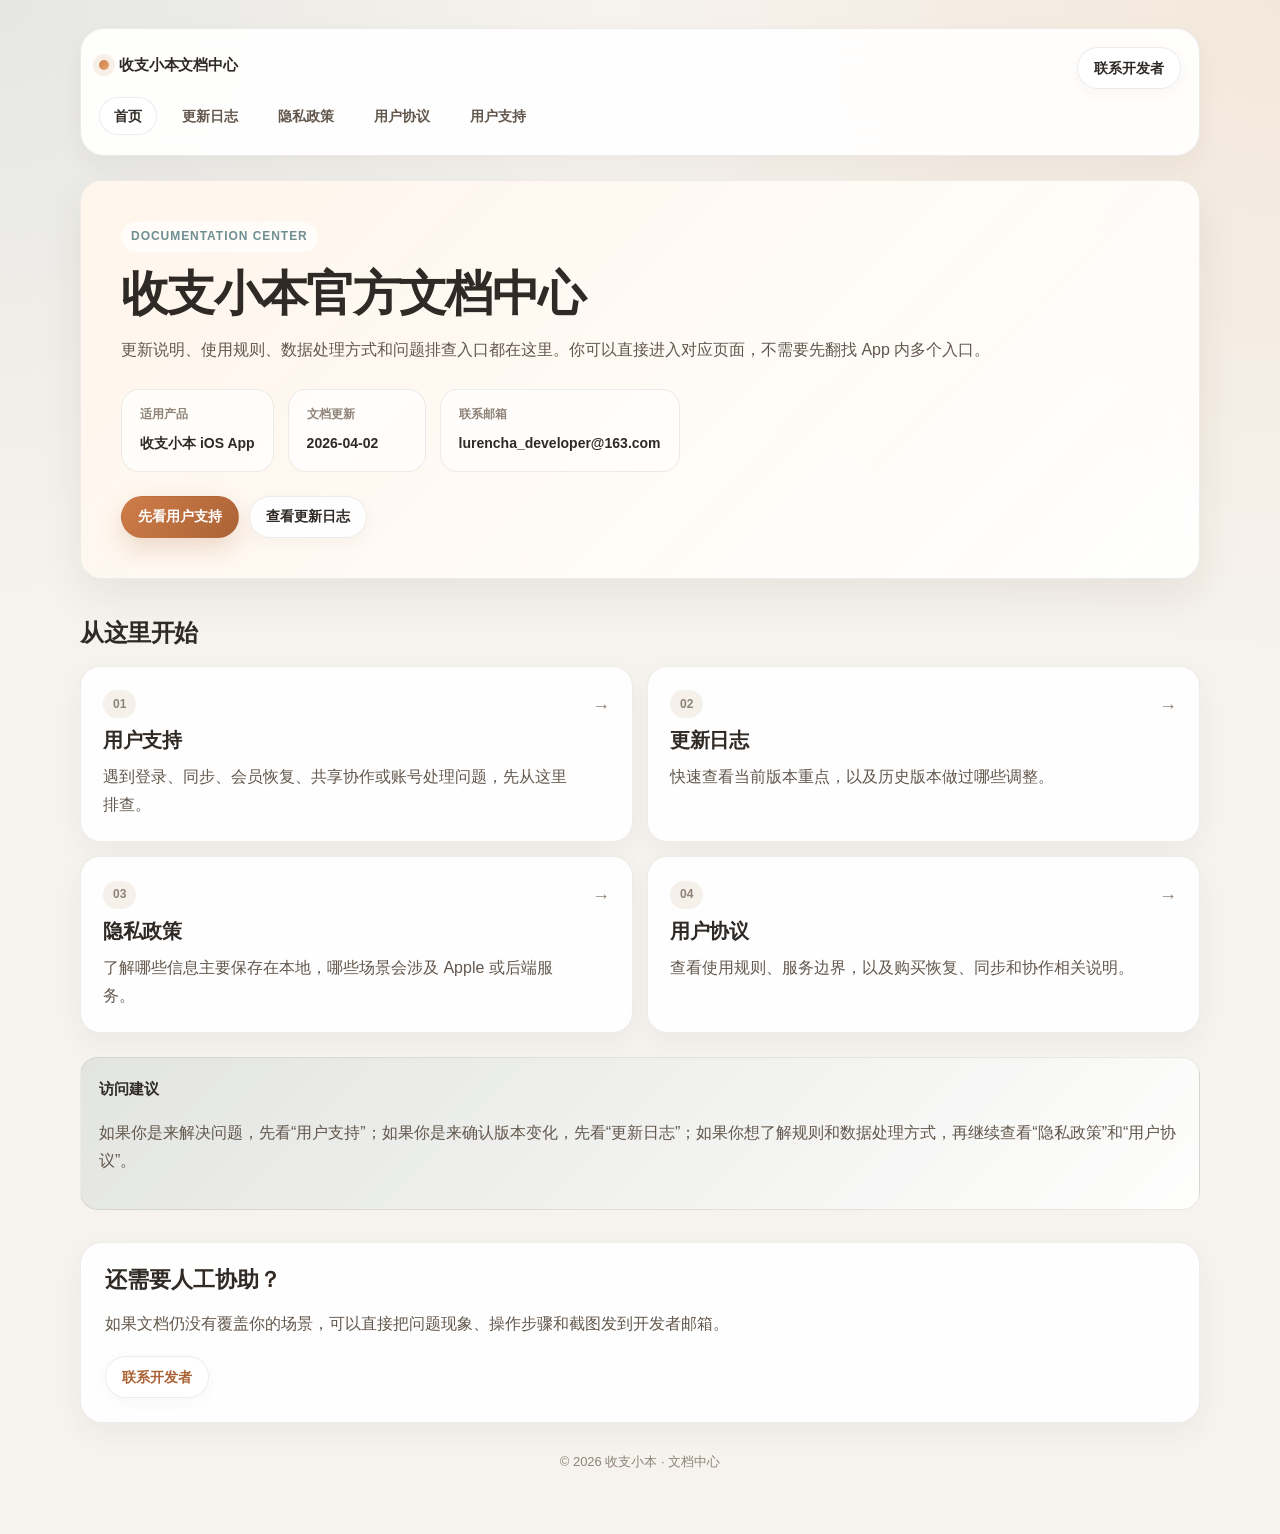
<file: index.html>
<!DOCTYPE html>
<html lang="zh-CN">
<head>
    <meta charset="UTF-8">
    <meta name="viewport" content="width=device-width, initial-scale=1.0">
    <title>收支小本 | 文档中心</title>
    <meta name="description" content="收支小本公开文档中心，包含更新日志、隐私政策、用户协议和用户支持页面，适用于 App 内打开与网页访问。">
    <link rel="stylesheet" href="styles.css">
</head>
<body>
    <main class="site-shell">
        <div class="topbar">
            <div class="topbar-group">
                <a class="brand-mark" href="index.html"><span class="brand-dot"></span><span>收支小本文档中心</span></a>
                <nav class="page-nav" aria-label="页面导航">
                    <a class="nav-link is-active" href="index.html" aria-current="page">首页</a>
                    <a class="nav-link" href="changelog.html">更新日志</a>
                    <a class="nav-link" href="privacy-policy.html">隐私政策</a>
                    <a class="nav-link" href="user-agreement.html">用户协议</a>
                    <a class="nav-link" href="support.html">用户支持</a>
                </nav>
            </div>
            <div class="topbar-actions">
                <a class="email-link" href="mailto:lurencha_developer@163.com">联系开发者</a>
            </div>
        </div>

        <section class="hero">
            <span class="hero-kicker">Documentation Center</span>
            <h1>收支小本官方文档中心</h1>
            <p>更新说明、使用规则、数据处理方式和问题排查入口都在这里。你可以直接进入对应页面，不需要先翻找 App 内多个入口。</p>

            <div class="meta-grid">
                <div class="meta-item">
                    <strong>适用产品</strong>
                    <span>收支小本 iOS App</span>
                </div>
                <div class="meta-item">
                    <strong>文档更新</strong>
                    <span>2026-04-02</span>
                </div>
                <div class="meta-item">
                    <strong>联系邮箱</strong>
                    <span>lurencha_developer@163.com</span>
                </div>
            </div>

            <div class="hero-actions">
                <a class="primary-link" href="support.html">先看用户支持</a>
                <a class="chip-link" href="changelog.html">查看更新日志</a>
            </div>
        </section>

        <h2 class="section-heading">从这里开始</h2>
        <section class="card-grid" aria-label="法律与支持入口">
            <a class="card-link" href="support.html">
                <span class="eyebrow">01</span>
                <strong>用户支持</strong>
                <p>遇到登录、同步、会员恢复、共享协作或账号处理问题，先从这里排查。</p>
            </a>
            <a class="card-link" href="changelog.html">
                <span class="eyebrow">02</span>
                <strong>更新日志</strong>
                <p>快速查看当前版本重点，以及历史版本做过哪些调整。</p>
            </a>
            <a class="card-link" href="privacy-policy.html">
                <span class="eyebrow">03</span>
                <strong>隐私政策</strong>
                <p>了解哪些信息主要保存在本地，哪些场景会涉及 Apple 或后端服务。</p>
            </a>
            <a class="card-link" href="user-agreement.html">
                <span class="eyebrow">04</span>
                <strong>用户协议</strong>
                <p>查看使用规则、服务边界，以及购买恢复、同步和协作相关说明。</p>
            </a>
        </section>

        <section class="notice info">
            <strong>访问建议</strong>
            <p>如果你是来解决问题，先看“用户支持”；如果你是来确认版本变化，先看“更新日志”；如果你想了解规则和数据处理方式，再继续查看“隐私政策”和“用户协议”。</p>
        </section>

        <section class="footer-card">
            <h2>还需要人工协助？</h2>
            <p>如果文档仍没有覆盖你的场景，可以直接把问题现象、操作步骤和截图发到开发者邮箱。</p>
            <div class="link-row">
                <a class="email-link" href="mailto:lurencha_developer@163.com">联系开发者</a>
            </div>
        </section>

        <div class="page-footer">© 2026 收支小本 · 文档中心</div>
    </main>
</body>
</html>
</file>
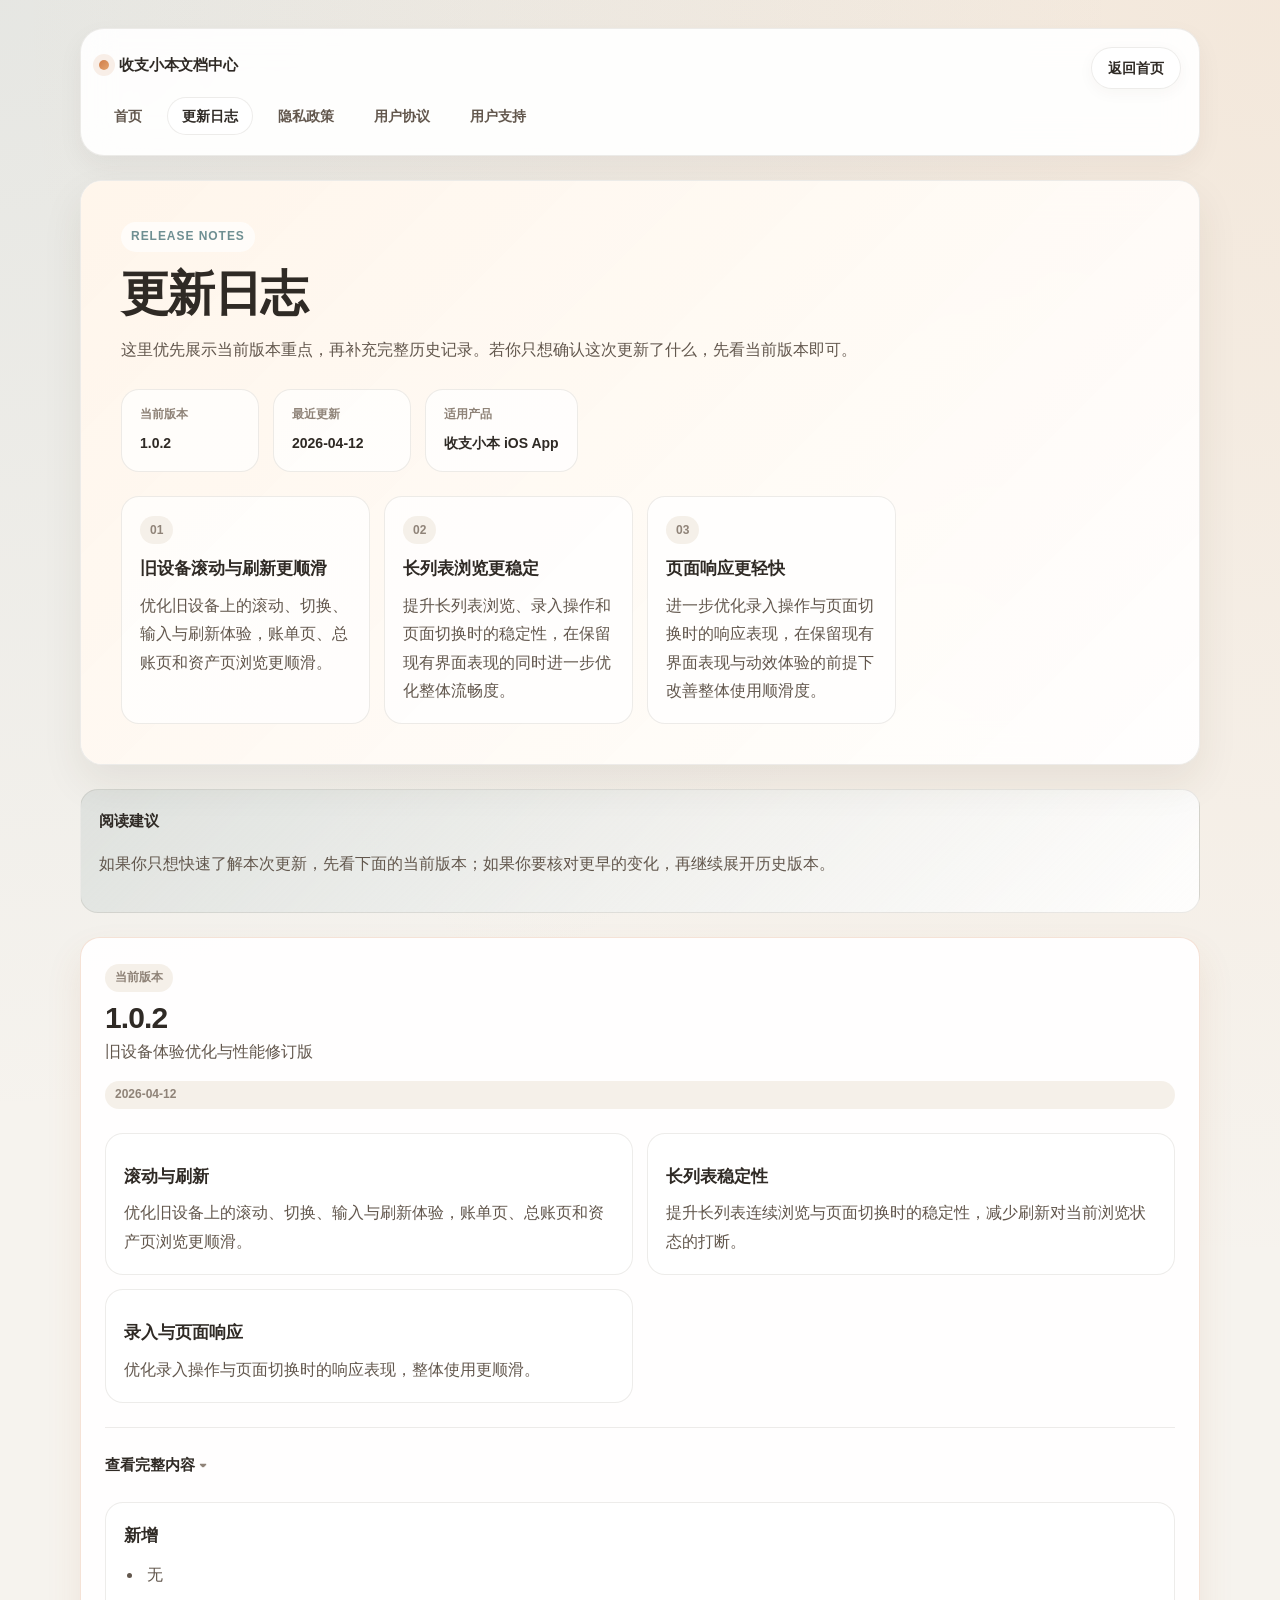
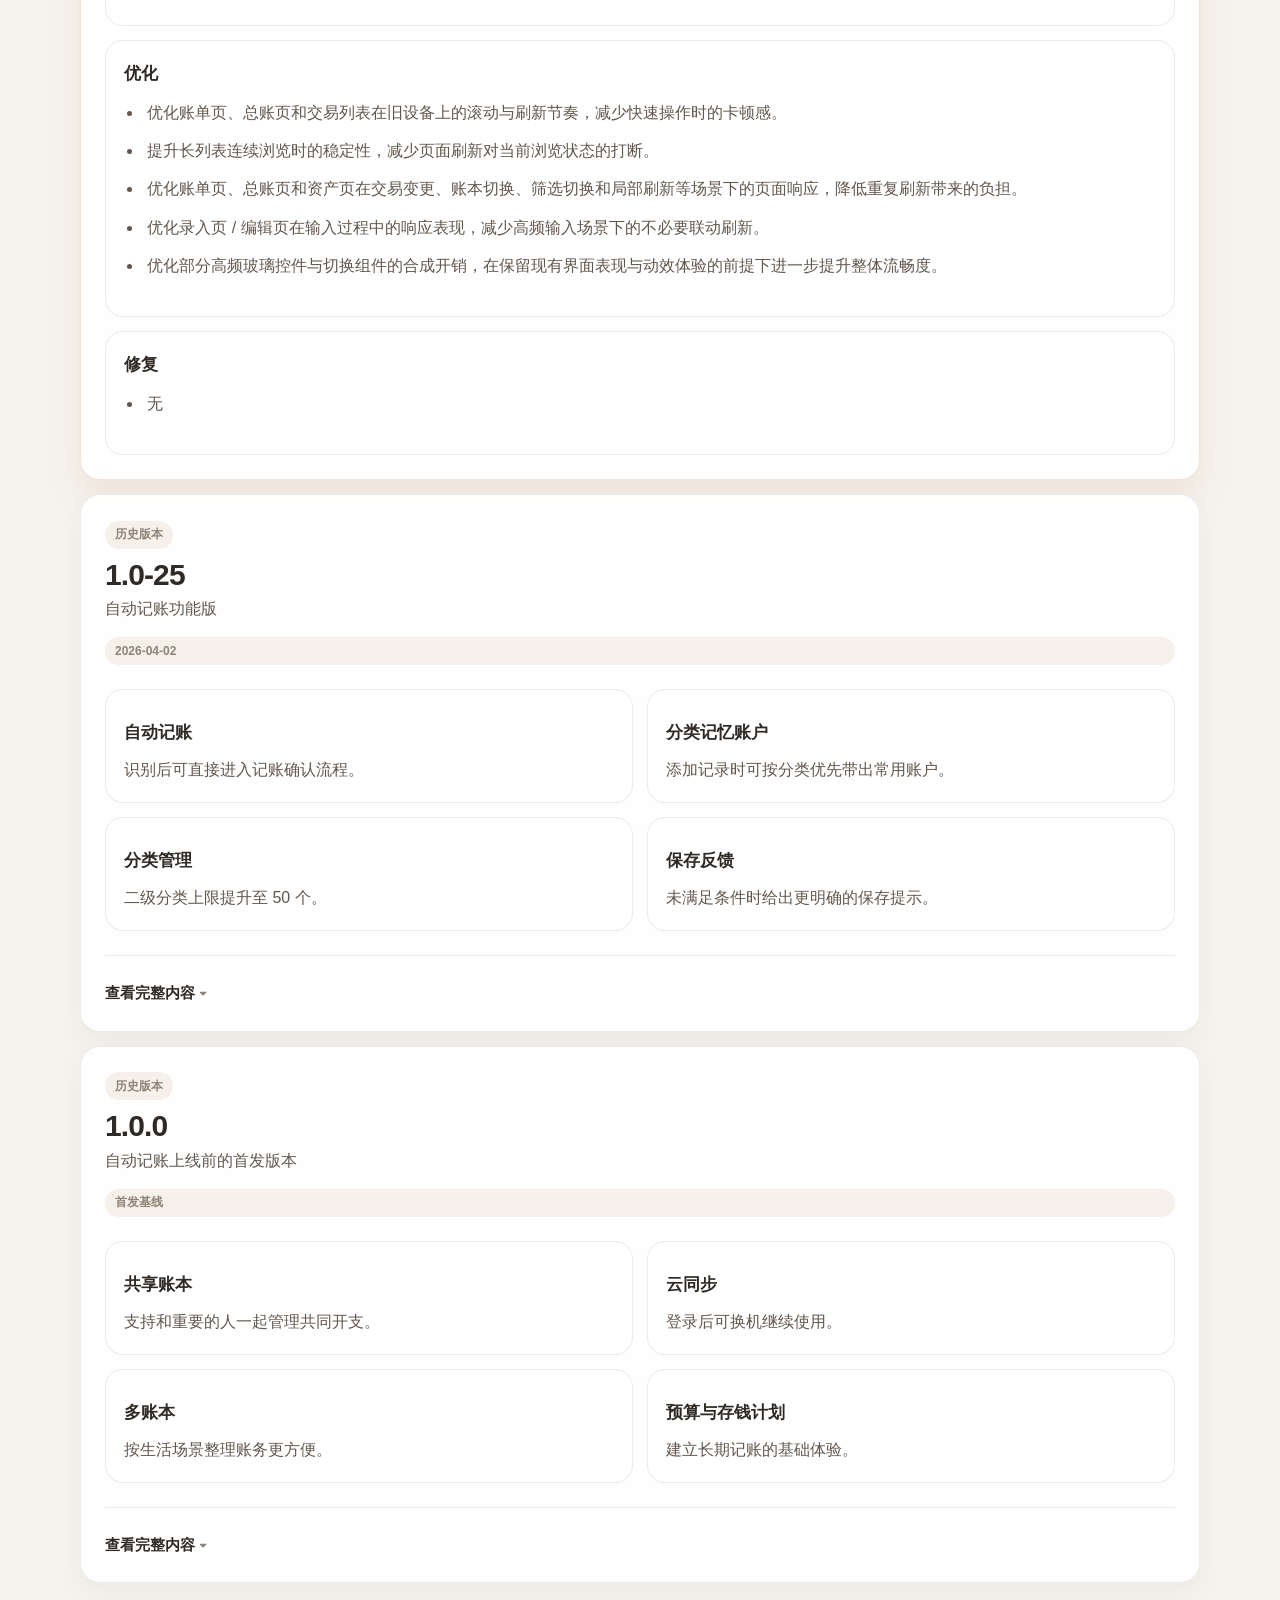
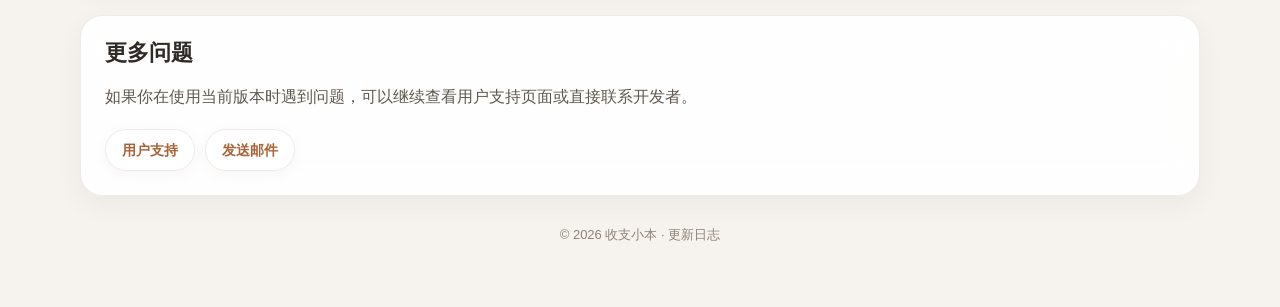
<file: changelog.html>
<!DOCTYPE html>
<html lang="zh-CN">
<head>
    <meta charset="UTF-8">
    <meta name="viewport" content="width=device-width, initial-scale=1.0">
    <title>收支小本 | 更新日志</title>
    <meta name="description" content="收支小本更新日志网页，展示当前版本重点更新与完整版本记录，便于从 App 内或网页查看。">
    <link rel="stylesheet" href="styles.css">
</head>
<body>
    <main class="site-shell">
        <div class="topbar">
            <div class="topbar-group">
                <a class="brand-mark" href="index.html"><span class="brand-dot"></span><span>收支小本文档中心</span></a>
                <nav class="page-nav" aria-label="页面导航">
                    <a class="nav-link" href="index.html">首页</a>
                    <a class="nav-link is-active" href="changelog.html" aria-current="page">更新日志</a>
                    <a class="nav-link" href="privacy-policy.html">隐私政策</a>
                    <a class="nav-link" href="user-agreement.html">用户协议</a>
                    <a class="nav-link" href="support.html">用户支持</a>
                </nav>
            </div>
            <div class="topbar-actions">
                <a class="back-link" href="index.html">返回首页</a>
            </div>
        </div>

        <section class="hero release-hero">
            <span class="hero-kicker">Release Notes</span>
            <h1>更新日志</h1>
            <p>这里优先展示当前版本重点，再补充完整历史记录。若你只想确认这次更新了什么，先看当前版本即可。</p>

            <div class="meta-grid">
                <div class="meta-item">
                    <strong>当前版本</strong>
                    <span>1.0.2</span>
                </div>
                <div class="meta-item">
                    <strong>最近更新</strong>
                    <span>2026-04-12</span>
                </div>
                <div class="meta-item">
                    <strong>适用产品</strong>
                    <span>收支小本 iOS App</span>
                </div>
            </div>

            <div class="release-highlight-grid" aria-label="本次更新重点">
                <article class="release-highlight-card">
                    <span class="release-pill">01</span>
                    <strong>旧设备滚动与刷新更顺滑</strong>
                    <p>优化旧设备上的滚动、切换、输入与刷新体验，账单页、总账页和资产页浏览更顺滑。</p>
                </article>
                <article class="release-highlight-card">
                    <span class="release-pill">02</span>
                    <strong>长列表浏览更稳定</strong>
                    <p>提升长列表浏览、录入操作和页面切换时的稳定性，在保留现有界面表现的同时进一步优化整体流畅度。</p>
                </article>
                <article class="release-highlight-card">
                    <span class="release-pill">03</span>
                    <strong>页面响应更轻快</strong>
                    <p>进一步优化录入操作与页面切换时的响应表现，在保留现有界面表现与动效体验的前提下改善整体使用顺滑度。</p>
                </article>
            </div>
        </section>

        <section class="notice info">
            <strong>阅读建议</strong>
            <p>如果你只想快速了解本次更新，先看下面的当前版本；如果你要核对更早的变化，再继续展开历史版本。</p>
        </section>

        <section class="release-list" id="release-history" aria-label="完整版本记录">
            <article class="release-card is-current" id="current-version">
                <div class="release-card-header">
                    <div>
                        <span class="release-badge">当前版本</span>
                        <h2>1.0.2</h2>
                        <p>旧设备体验优化与性能修订版</p>
                    </div>
                    <span class="release-date">2026-04-12</span>
                </div>

                <div class="release-summary-grid">
                    <div class="release-summary-item">
                        <strong>滚动与刷新</strong>
                        <p>优化旧设备上的滚动、切换、输入与刷新体验，账单页、总账页和资产页浏览更顺滑。</p>
                    </div>
                    <div class="release-summary-item">
                        <strong>长列表稳定性</strong>
                        <p>提升长列表连续浏览与页面切换时的稳定性，减少刷新对当前浏览状态的打断。</p>
                    </div>
                    <div class="release-summary-item">
                        <strong>录入与页面响应</strong>
                        <p>优化录入操作与页面切换时的响应表现，整体使用更顺滑。</p>
                    </div>
                </div>

                <details class="release-details" open>
                    <summary>查看完整内容</summary>
                    <div class="release-detail-sections">
                        <section class="release-detail-block">
                            <h3>新增</h3>
                            <ul>
                                <li>无</li>
                            </ul>
                        </section>
                        <section class="release-detail-block">
                            <h3>优化</h3>
                            <ul>
                                <li>优化账单页、总账页和交易列表在旧设备上的滚动与刷新节奏，减少快速操作时的卡顿感。</li>
                                <li>提升长列表连续浏览时的稳定性，减少页面刷新对当前浏览状态的打断。</li>
                                <li>优化账单页、总账页和资产页在交易变更、账本切换、筛选切换和局部刷新等场景下的页面响应，降低重复刷新带来的负担。</li>
                                <li>优化录入页 / 编辑页在输入过程中的响应表现，减少高频输入场景下的不必要联动刷新。</li>
                                <li>优化部分高频玻璃控件与切换组件的合成开销，在保留现有界面表现与动效体验的前提下进一步提升整体流畅度。</li>
                            </ul>
                        </section>
                        <section class="release-detail-block">
                            <h3>修复</h3>
                            <ul>
                                <li>无</li>
                            </ul>
                        </section>
                    </div>
                </details>
            </article>

            <article class="release-card">
                <div class="release-card-header">
                    <div>
                        <span class="release-badge muted">历史版本</span>
                        <h2>1.0-25</h2>
                        <p>自动记账功能版</p>
                    </div>
                    <span class="release-date">2026-04-02</span>
                </div>

                <div class="release-summary-grid">
                    <div class="release-summary-item">
                        <strong>自动记账</strong>
                        <p>识别后可直接进入记账确认流程。</p>
                    </div>
                    <div class="release-summary-item">
                        <strong>分类记忆账户</strong>
                        <p>添加记录时可按分类优先带出常用账户。</p>
                    </div>
                    <div class="release-summary-item">
                        <strong>分类管理</strong>
                        <p>二级分类上限提升至 50 个。</p>
                    </div>
                    <div class="release-summary-item">
                        <strong>保存反馈</strong>
                        <p>未满足条件时给出更明确的保存提示。</p>
                    </div>
                </div>

                <details class="release-details">
                    <summary>查看完整内容</summary>
                    <div class="release-detail-sections">
                        <section class="release-detail-block">
                            <h3>新增</h3>
                            <ul>
                                <li>支持自动记账识别与预填确认流程。</li>
                                <li>支持从自动记账结果直接承接到添加记录页继续确认。</li>
                                <li>支持按归属人和分类记忆常用账户，并在添加记录时优先命中最近账户。</li>
                            </ul>
                        </section>
                        <section class="release-detail-block">
                            <h3>优化</h3>
                            <ul>
                                <li>优化添加记录页的自动记账承接路径，减少无效确认步骤。</li>
                                <li>优化添加记录页账户选择逻辑，分类切换后可优先带出最近使用账户。</li>
                                <li>优化自动记账后的分类补全与保存提醒体验。</li>
                                <li>优化未满足保存条件时的保存按钮反馈，点击后增加明确提示。</li>
                                <li>优化关于页、个人页和反馈链路中的版本信息展示。</li>
                            </ul>
                        </section>
                        <section class="release-detail-block">
                            <h3>修复</h3>
                            <ul>
                                <li>修复自动记账分享导入链路中的图片数据缺失兼容问题。</li>
                                <li>修复部分分类添加失败时提示不明确的问题。</li>
                                <li>修复二级分类数量限制前后不一致的问题，并将上限提升至 50 个。</li>
                                <li>修复自动记账场景下保存按钮缺少反馈，避免用户误以为点击无效。</li>
                            </ul>
                        </section>
                        <section class="release-detail-block">
                            <h3>已知问题</h3>
                            <ul>
                                <li>提审前仍需按最终上架包再次核对本条目，确保自动记账相关文案与实际上线能力一致。</li>
                            </ul>
                        </section>
                    </div>
                </details>
            </article>

            <article class="release-card">
                <div class="release-card-header">
                    <div>
                        <span class="release-badge muted">历史版本</span>
                        <h2>1.0.0</h2>
                        <p>自动记账上线前的首发版本</p>
                    </div>
                    <span class="release-date">首发基线</span>
                </div>

                <div class="release-summary-grid">
                    <div class="release-summary-item">
                        <strong>共享账本</strong>
                        <p>支持和重要的人一起管理共同开支。</p>
                    </div>
                    <div class="release-summary-item">
                        <strong>云同步</strong>
                        <p>登录后可换机继续使用。</p>
                    </div>
                    <div class="release-summary-item">
                        <strong>多账本</strong>
                        <p>按生活场景整理账务更方便。</p>
                    </div>
                    <div class="release-summary-item">
                        <strong>预算与存钱计划</strong>
                        <p>建立长期记账的基础体验。</p>
                    </div>
                </div>

                <details class="release-details">
                    <summary>查看完整内容</summary>
                    <div class="release-detail-sections">
                        <section class="release-detail-block">
                            <h3>新增</h3>
                            <ul>
                                <li>支持共享账本与家庭空间协作记账。</li>
                                <li>支持登录后云同步与换机恢复。</li>
                                <li>支持多账本管理、预算与存钱计划。</li>
                            </ul>
                        </section>
                        <section class="release-detail-block">
                            <h3>优化</h3>
                            <ul>
                                <li>建立记账、账本、预算与家庭协作的基础体验。</li>
                            </ul>
                        </section>
                        <section class="release-detail-block">
                            <h3>修复</h3>
                            <ul>
                                <li>首发基线版本，此处不单独拆分修复项。</li>
                            </ul>
                        </section>
                        <section class="release-detail-block">
                            <h3>已知问题</h3>
                            <ul>
                                <li>自动记账能力尚未纳入 1.0 版本范围。</li>
                            </ul>
                        </section>
                    </div>
                </details>
            </article>
        </section>

        <section class="footer-card">
            <h2>更多问题</h2>
            <p>如果你在使用当前版本时遇到问题，可以继续查看用户支持页面或直接联系开发者。</p>
            <div class="link-row">
                <a class="chip-link" href="support.html">用户支持</a>
                <a class="email-link" href="mailto:lurencha_developer@163.com">发送邮件</a>
            </div>
        </section>

        <div class="page-footer">© 2026 收支小本 · 更新日志</div>
    </main>
</body>
</html>
</file>
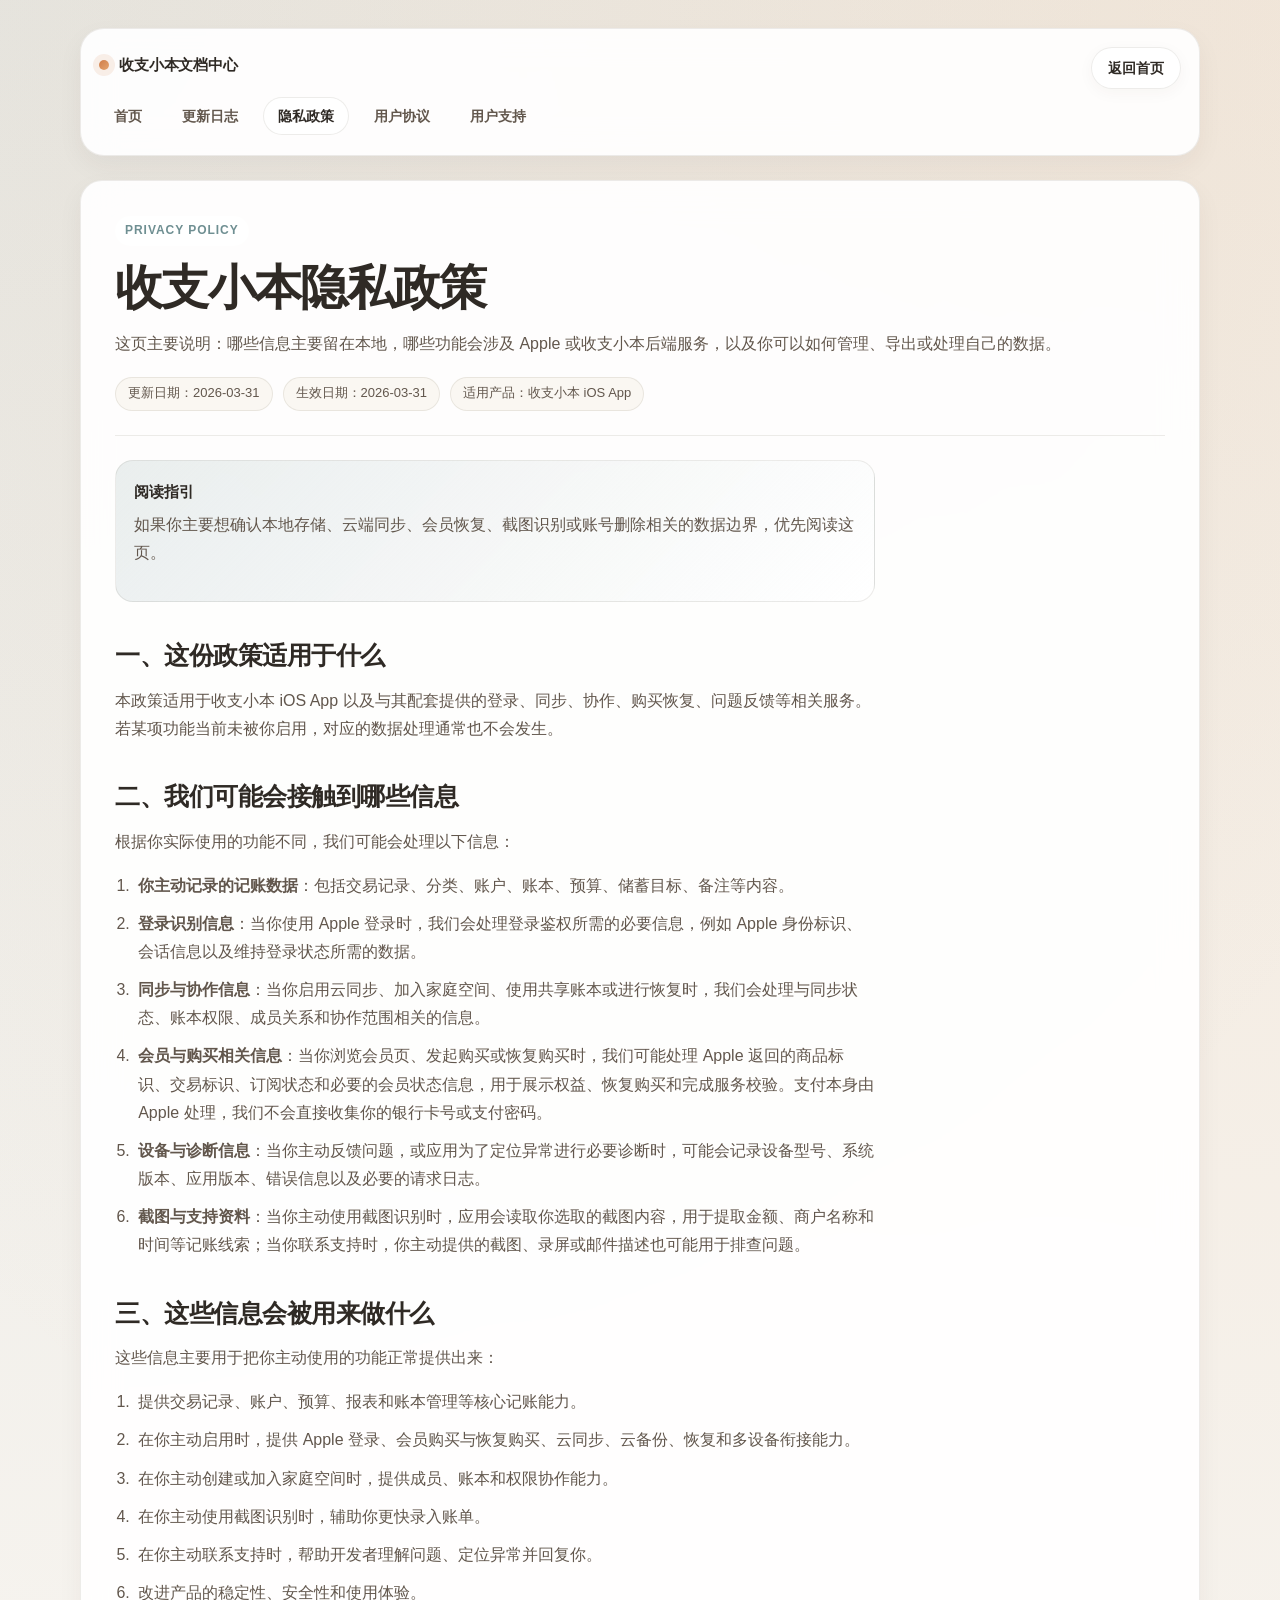
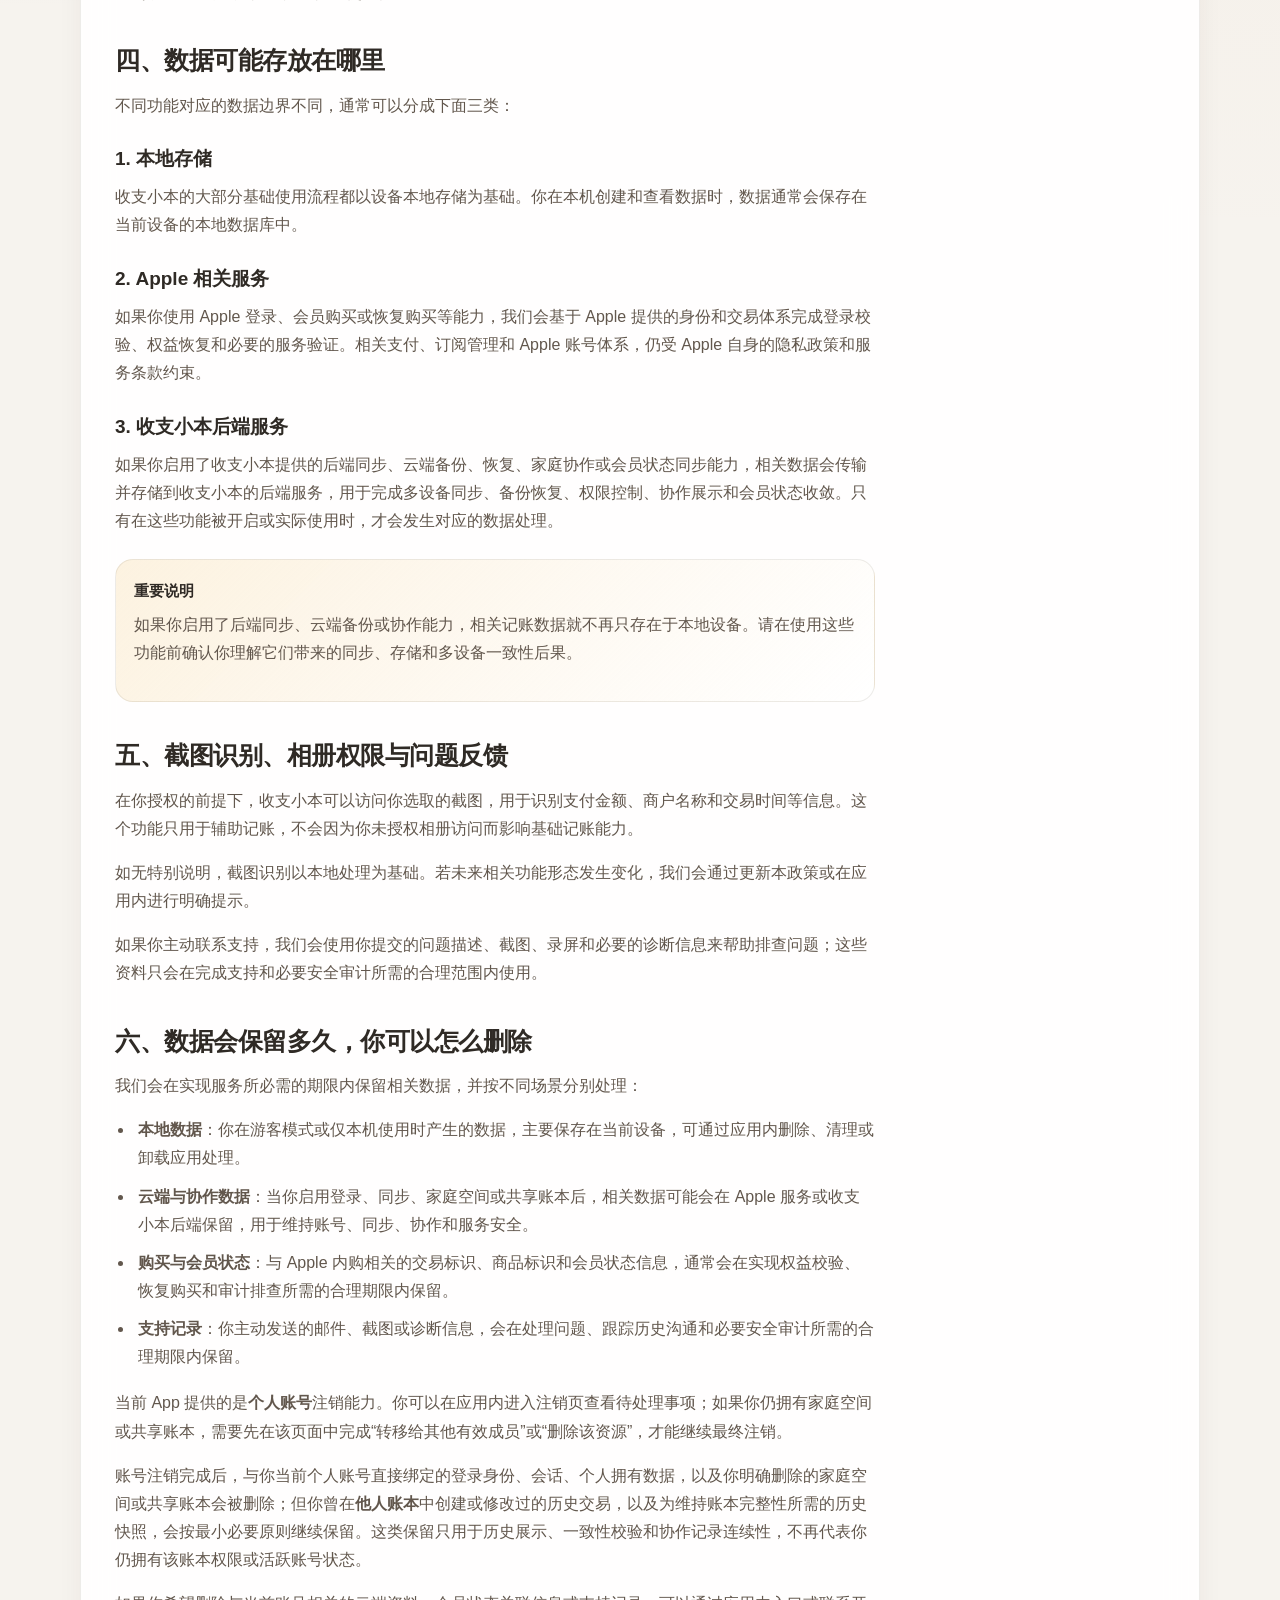
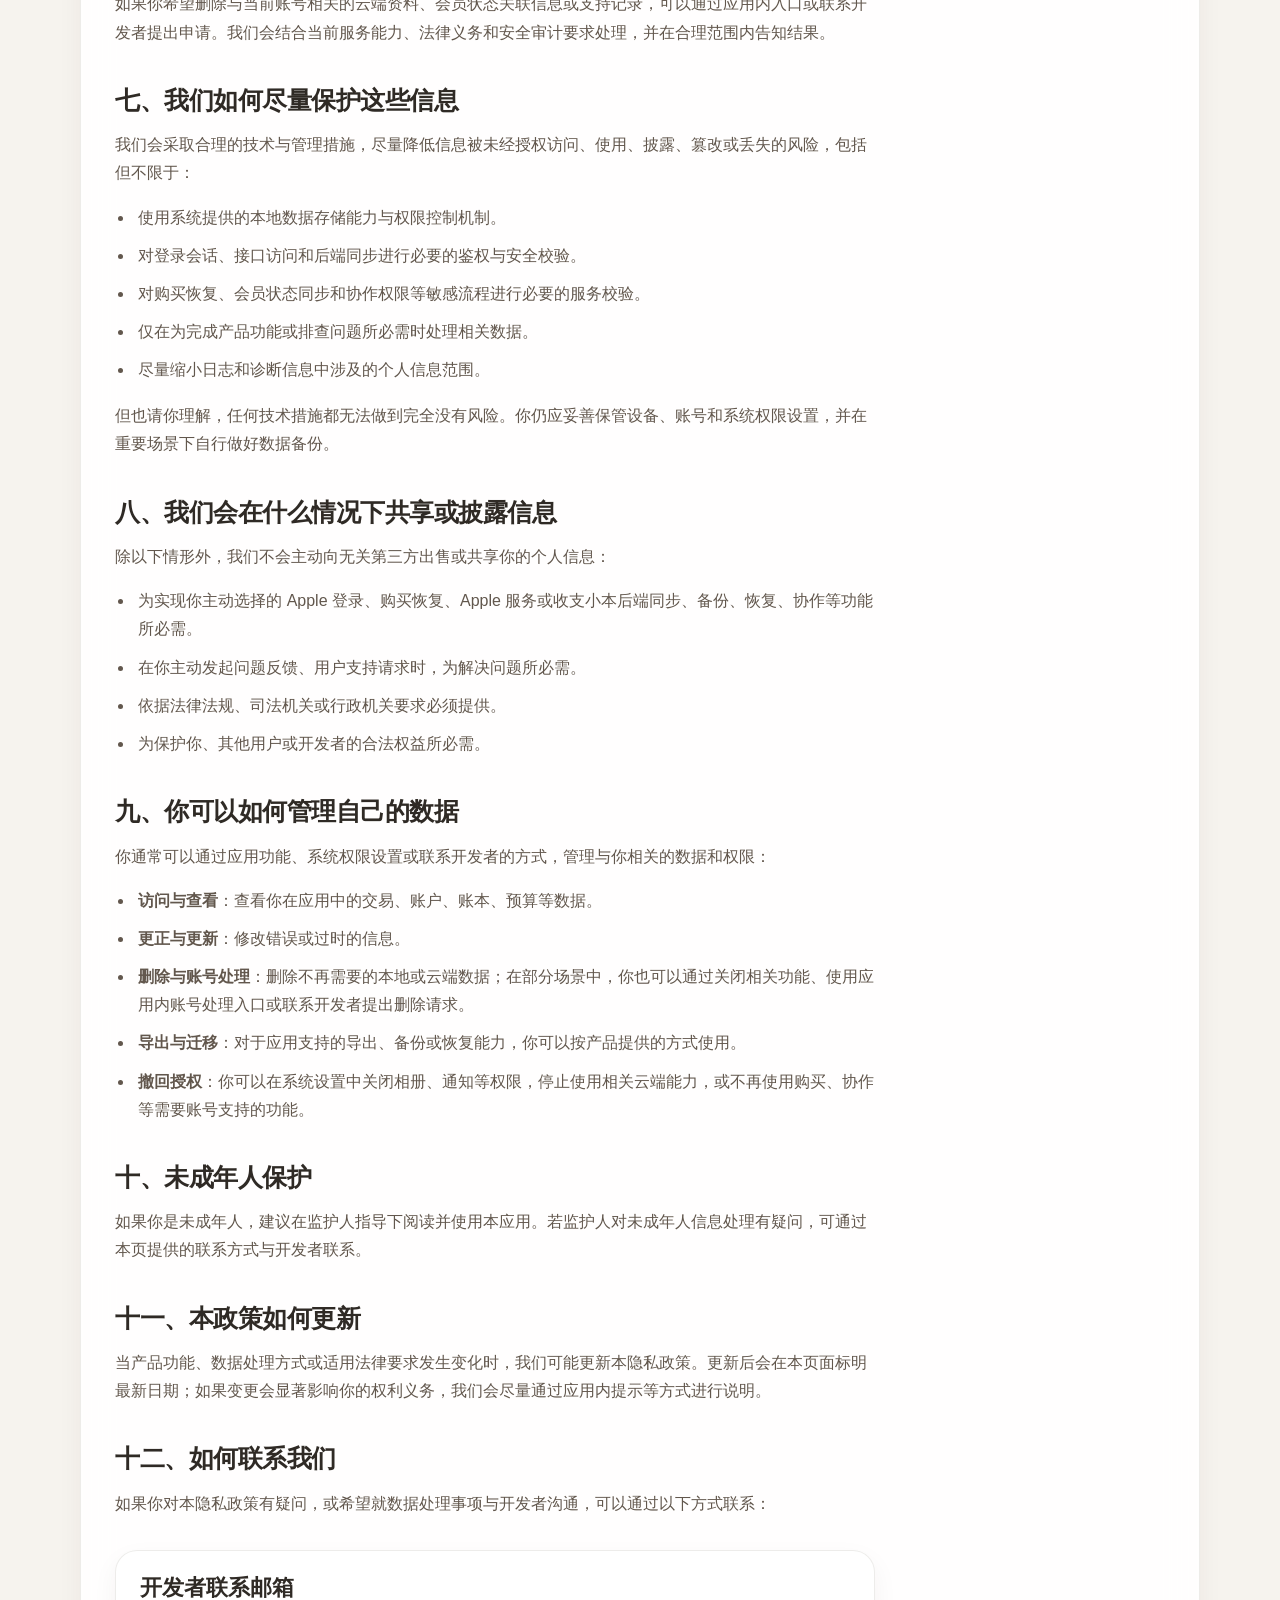
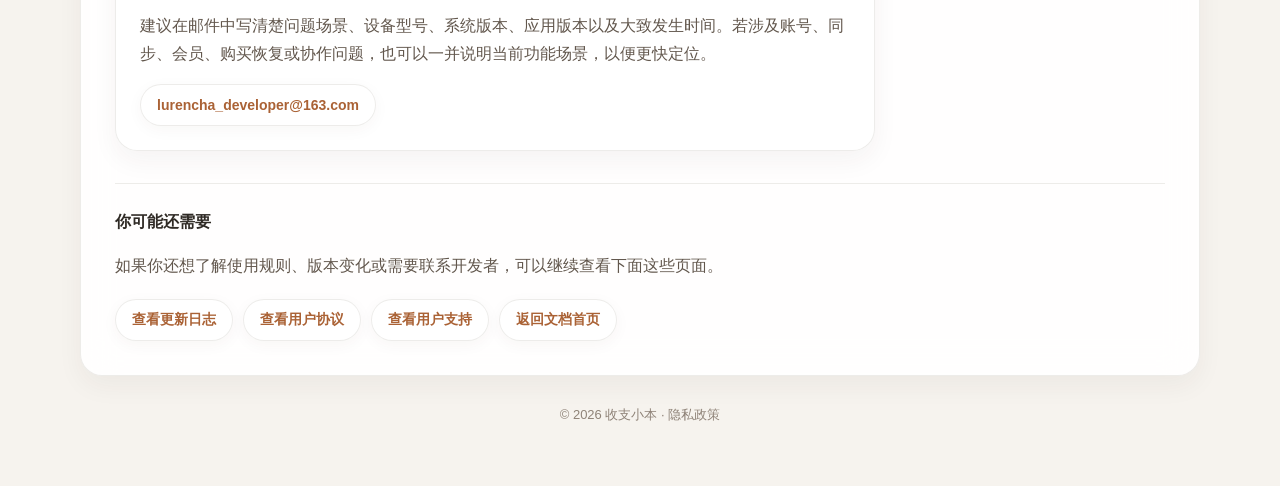
<file: privacy-policy.html>
<!DOCTYPE html>
<html lang="zh-CN">
<head>
    <meta charset="UTF-8">
    <meta name="viewport" content="width=device-width, initial-scale=1.0">
    <title>收支小本 | 隐私政策</title>
    <meta name="description" content="收支小本隐私政策，说明在登录、同步、协作、购买恢复、截图识别与问题反馈等场景下，我们会处理哪些信息，以及你可以如何管理这些信息。">
    <link rel="stylesheet" href="styles.css">
</head>
<body>
    <main class="site-shell">
        <div class="topbar">
            <div class="topbar-group">
                <a class="brand-mark" href="index.html"><span class="brand-dot"></span><span>收支小本文档中心</span></a>
                <nav class="page-nav" aria-label="页面导航">
                    <a class="nav-link" href="index.html">首页</a>
                    <a class="nav-link" href="changelog.html">更新日志</a>
                    <a class="nav-link is-active" href="privacy-policy.html" aria-current="page">隐私政策</a>
                    <a class="nav-link" href="user-agreement.html">用户协议</a>
                    <a class="nav-link" href="support.html">用户支持</a>
                </nav>
            </div>
            <div class="topbar-actions">
                <a class="back-link" href="index.html">返回首页</a>
            </div>
        </div>

        <article class="document-panel">
            <header class="document-header">
                <span class="hero-kicker">Privacy Policy</span>
                <h1>收支小本隐私政策</h1>
                <p>这页主要说明：哪些信息主要留在本地，哪些功能会涉及 Apple 或收支小本后端服务，以及你可以如何管理、导出或处理自己的数据。</p>
                <div class="document-meta">
                    <span>更新日期：2026-03-31</span>
                    <span>生效日期：2026-03-31</span>
                    <span>适用产品：收支小本 iOS App</span>
                </div>
            </header>

            <div class="document-copy">
                <section class="notice info">
                    <strong>阅读指引</strong>
                    <p>如果你主要想确认本地存储、云端同步、会员恢复、截图识别或账号删除相关的数据边界，优先阅读这页。</p>
                </section>

                <h2>一、这份政策适用于什么</h2>
                <p>本政策适用于收支小本 iOS App 以及与其配套提供的登录、同步、协作、购买恢复、问题反馈等相关服务。若某项功能当前未被你启用，对应的数据处理通常也不会发生。</p>

                <h2>二、我们可能会接触到哪些信息</h2>
                <p>根据你实际使用的功能不同，我们可能会处理以下信息：</p>
                <ol>
                    <li><strong>你主动记录的记账数据</strong>：包括交易记录、分类、账户、账本、预算、储蓄目标、备注等内容。</li>
                    <li><strong>登录识别信息</strong>：当你使用 Apple 登录时，我们会处理登录鉴权所需的必要信息，例如 Apple 身份标识、会话信息以及维持登录状态所需的数据。</li>
                    <li><strong>同步与协作信息</strong>：当你启用云同步、加入家庭空间、使用共享账本或进行恢复时，我们会处理与同步状态、账本权限、成员关系和协作范围相关的信息。</li>
                    <li><strong>会员与购买相关信息</strong>：当你浏览会员页、发起购买或恢复购买时，我们可能处理 Apple 返回的商品标识、交易标识、订阅状态和必要的会员状态信息，用于展示权益、恢复购买和完成服务校验。支付本身由 Apple 处理，我们不会直接收集你的银行卡号或支付密码。</li>
                    <li><strong>设备与诊断信息</strong>：当你主动反馈问题，或应用为了定位异常进行必要诊断时，可能会记录设备型号、系统版本、应用版本、错误信息以及必要的请求日志。</li>
                    <li><strong>截图与支持资料</strong>：当你主动使用截图识别时，应用会读取你选取的截图内容，用于提取金额、商户名称和时间等记账线索；当你联系支持时，你主动提供的截图、录屏或邮件描述也可能用于排查问题。</li>
                </ol>

                <h2>三、这些信息会被用来做什么</h2>
                <p>这些信息主要用于把你主动使用的功能正常提供出来：</p>
                <ol>
                    <li>提供交易记录、账户、预算、报表和账本管理等核心记账能力。</li>
                    <li>在你主动启用时，提供 Apple 登录、会员购买与恢复购买、云同步、云备份、恢复和多设备衔接能力。</li>
                    <li>在你主动创建或加入家庭空间时，提供成员、账本和权限协作能力。</li>
                    <li>在你主动使用截图识别时，辅助你更快录入账单。</li>
                    <li>在你主动联系支持时，帮助开发者理解问题、定位异常并回复你。</li>
                    <li>改进产品的稳定性、安全性和使用体验。</li>
                </ol>

                <h2>四、数据可能存放在哪里</h2>
                <p>不同功能对应的数据边界不同，通常可以分成下面三类：</p>

                <h3>1. 本地存储</h3>
                <p>收支小本的大部分基础使用流程都以设备本地存储为基础。你在本机创建和查看数据时，数据通常会保存在当前设备的本地数据库中。</p>

                <h3>2. Apple 相关服务</h3>
                <p>如果你使用 Apple 登录、会员购买或恢复购买等能力，我们会基于 Apple 提供的身份和交易体系完成登录校验、权益恢复和必要的服务验证。相关支付、订阅管理和 Apple 账号体系，仍受 Apple 自身的隐私政策和服务条款约束。</p>

                <h3>3. 收支小本后端服务</h3>
                <p>如果你启用了收支小本提供的后端同步、云端备份、恢复、家庭协作或会员状态同步能力，相关数据会传输并存储到收支小本的后端服务，用于完成多设备同步、备份恢复、权限控制、协作展示和会员状态收敛。只有在这些功能被开启或实际使用时，才会发生对应的数据处理。</p>

                <section class="notice warning">
                    <strong>重要说明</strong>
                    <p>如果你启用了后端同步、云端备份或协作能力，相关记账数据就不再只存在于本地设备。请在使用这些功能前确认你理解它们带来的同步、存储和多设备一致性后果。</p>
                </section>

                <h2>五、截图识别、相册权限与问题反馈</h2>
                <p>在你授权的前提下，收支小本可以访问你选取的截图，用于识别支付金额、商户名称和交易时间等信息。这个功能只用于辅助记账，不会因为你未授权相册访问而影响基础记账能力。</p>
                <p>如无特别说明，截图识别以本地处理为基础。若未来相关功能形态发生变化，我们会通过更新本政策或在应用内进行明确提示。</p>
                <p>如果你主动联系支持，我们会使用你提交的问题描述、截图、录屏和必要的诊断信息来帮助排查问题；这些资料只会在完成支持和必要安全审计所需的合理范围内使用。</p>

                <h2>六、数据会保留多久，你可以怎么删除</h2>
                <p>我们会在实现服务所必需的期限内保留相关数据，并按不同场景分别处理：</p>
                <ul>
                    <li><strong>本地数据</strong>：你在游客模式或仅本机使用时产生的数据，主要保存在当前设备，可通过应用内删除、清理或卸载应用处理。</li>
                    <li><strong>云端与协作数据</strong>：当你启用登录、同步、家庭空间或共享账本后，相关数据可能会在 Apple 服务或收支小本后端保留，用于维持账号、同步、协作和服务安全。</li>
                    <li><strong>购买与会员状态</strong>：与 Apple 内购相关的交易标识、商品标识和会员状态信息，通常会在实现权益校验、恢复购买和审计排查所需的合理期限内保留。</li>
                    <li><strong>支持记录</strong>：你主动发送的邮件、截图或诊断信息，会在处理问题、跟踪历史沟通和必要安全审计所需的合理期限内保留。</li>
                </ul>
                <p>当前 App 提供的是<strong>个人账号</strong>注销能力。你可以在应用内进入注销页查看待处理事项；如果你仍拥有家庭空间或共享账本，需要先在该页面中完成“转移给其他有效成员”或“删除该资源”，才能继续最终注销。</p>
                <p>账号注销完成后，与你当前个人账号直接绑定的登录身份、会话、个人拥有数据，以及你明确删除的家庭空间或共享账本会被删除；但你曾在<strong>他人账本</strong>中创建或修改过的历史交易，以及为维持账本完整性所需的历史快照，会按最小必要原则继续保留。这类保留只用于历史展示、一致性校验和协作记录连续性，不再代表你仍拥有该账本权限或活跃账号状态。</p>
                <p>如果你希望删除与当前账号相关的云端资料、会员状态关联信息或支持记录，可以通过应用内入口或联系开发者提出申请。我们会结合当前服务能力、法律义务和安全审计要求处理，并在合理范围内告知结果。</p>

                <h2>七、我们如何尽量保护这些信息</h2>
                <p>我们会采取合理的技术与管理措施，尽量降低信息被未经授权访问、使用、披露、篡改或丢失的风险，包括但不限于：</p>
                <ul>
                    <li>使用系统提供的本地数据存储能力与权限控制机制。</li>
                    <li>对登录会话、接口访问和后端同步进行必要的鉴权与安全校验。</li>
                    <li>对购买恢复、会员状态同步和协作权限等敏感流程进行必要的服务校验。</li>
                    <li>仅在为完成产品功能或排查问题所必需时处理相关数据。</li>
                    <li>尽量缩小日志和诊断信息中涉及的个人信息范围。</li>
                </ul>
                <p>但也请你理解，任何技术措施都无法做到完全没有风险。你仍应妥善保管设备、账号和系统权限设置，并在重要场景下自行做好数据备份。</p>

                <h2>八、我们会在什么情况下共享或披露信息</h2>
                <p>除以下情形外，我们不会主动向无关第三方出售或共享你的个人信息：</p>
                <ul>
                    <li>为实现你主动选择的 Apple 登录、购买恢复、Apple 服务或收支小本后端同步、备份、恢复、协作等功能所必需。</li>
                    <li>在你主动发起问题反馈、用户支持请求时，为解决问题所必需。</li>
                    <li>依据法律法规、司法机关或行政机关要求必须提供。</li>
                    <li>为保护你、其他用户或开发者的合法权益所必需。</li>
                </ul>

                <h2>九、你可以如何管理自己的数据</h2>
                <p>你通常可以通过应用功能、系统权限设置或联系开发者的方式，管理与你相关的数据和权限：</p>
                <ul>
                    <li><strong>访问与查看</strong>：查看你在应用中的交易、账户、账本、预算等数据。</li>
                    <li><strong>更正与更新</strong>：修改错误或过时的信息。</li>
                    <li><strong>删除与账号处理</strong>：删除不再需要的本地或云端数据；在部分场景中，你也可以通过关闭相关功能、使用应用内账号处理入口或联系开发者提出删除请求。</li>
                    <li><strong>导出与迁移</strong>：对于应用支持的导出、备份或恢复能力，你可以按产品提供的方式使用。</li>
                    <li><strong>撤回授权</strong>：你可以在系统设置中关闭相册、通知等权限，停止使用相关云端能力，或不再使用购买、协作等需要账号支持的功能。</li>
                </ul>

                <h2>十、未成年人保护</h2>
                <p>如果你是未成年人，建议在监护人指导下阅读并使用本应用。若监护人对未成年人信息处理有疑问，可通过本页提供的联系方式与开发者联系。</p>

                <h2>十一、本政策如何更新</h2>
                <p>当产品功能、数据处理方式或适用法律要求发生变化时，我们可能更新本隐私政策。更新后会在本页面标明最新日期；如果变更会显著影响你的权利义务，我们会尽量通过应用内提示等方式进行说明。</p>

                <h2>十二、如何联系我们</h2>
                <p>如果你对本隐私政策有疑问，或希望就数据处理事项与开发者沟通，可以通过以下方式联系：</p>

                <div class="footer-card">
                    <h3>开发者联系邮箱</h3>
                    <p>建议在邮件中写清楚问题场景、设备型号、系统版本、应用版本以及大致发生时间。若涉及账号、同步、会员、购买恢复或协作问题，也可以一并说明当前功能场景，以便更快定位。</p>
                    <a class="email-link" href="mailto:lurencha_developer@163.com">lurencha_developer@163.com</a>
                </div>
            </div>

            <section class="link-cluster">
                <strong>你可能还需要</strong>
                <p>如果你还想了解使用规则、版本变化或需要联系开发者，可以继续查看下面这些页面。</p>
                <div class="link-row">
                    <a class="secondary-link" href="changelog.html">查看更新日志</a>
                    <a class="secondary-link" href="user-agreement.html">查看用户协议</a>
                    <a class="secondary-link" href="support.html">查看用户支持</a>
                    <a class="secondary-link" href="index.html">返回文档首页</a>
                </div>
            </section>
        </article>

        <div class="page-footer">© 2026 收支小本 · 隐私政策</div>
    </main>
</body>
</html>
</file>
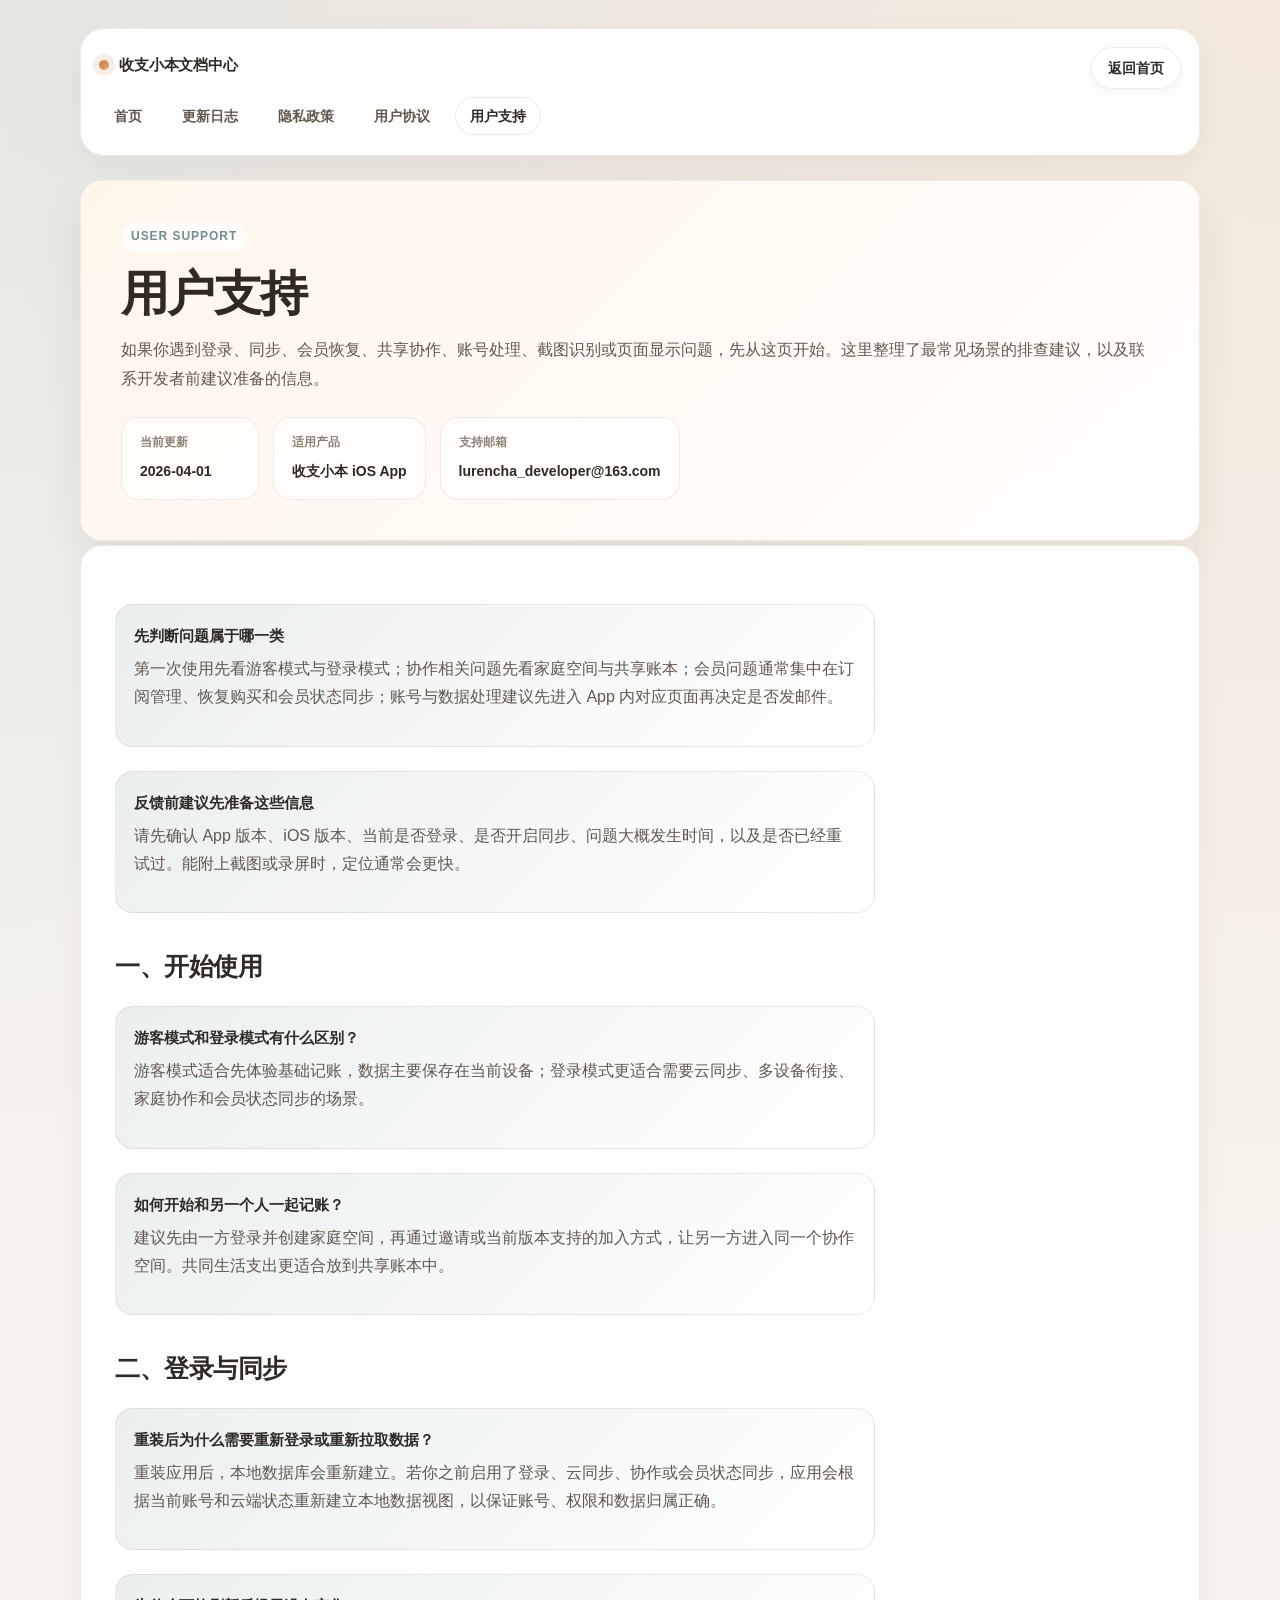
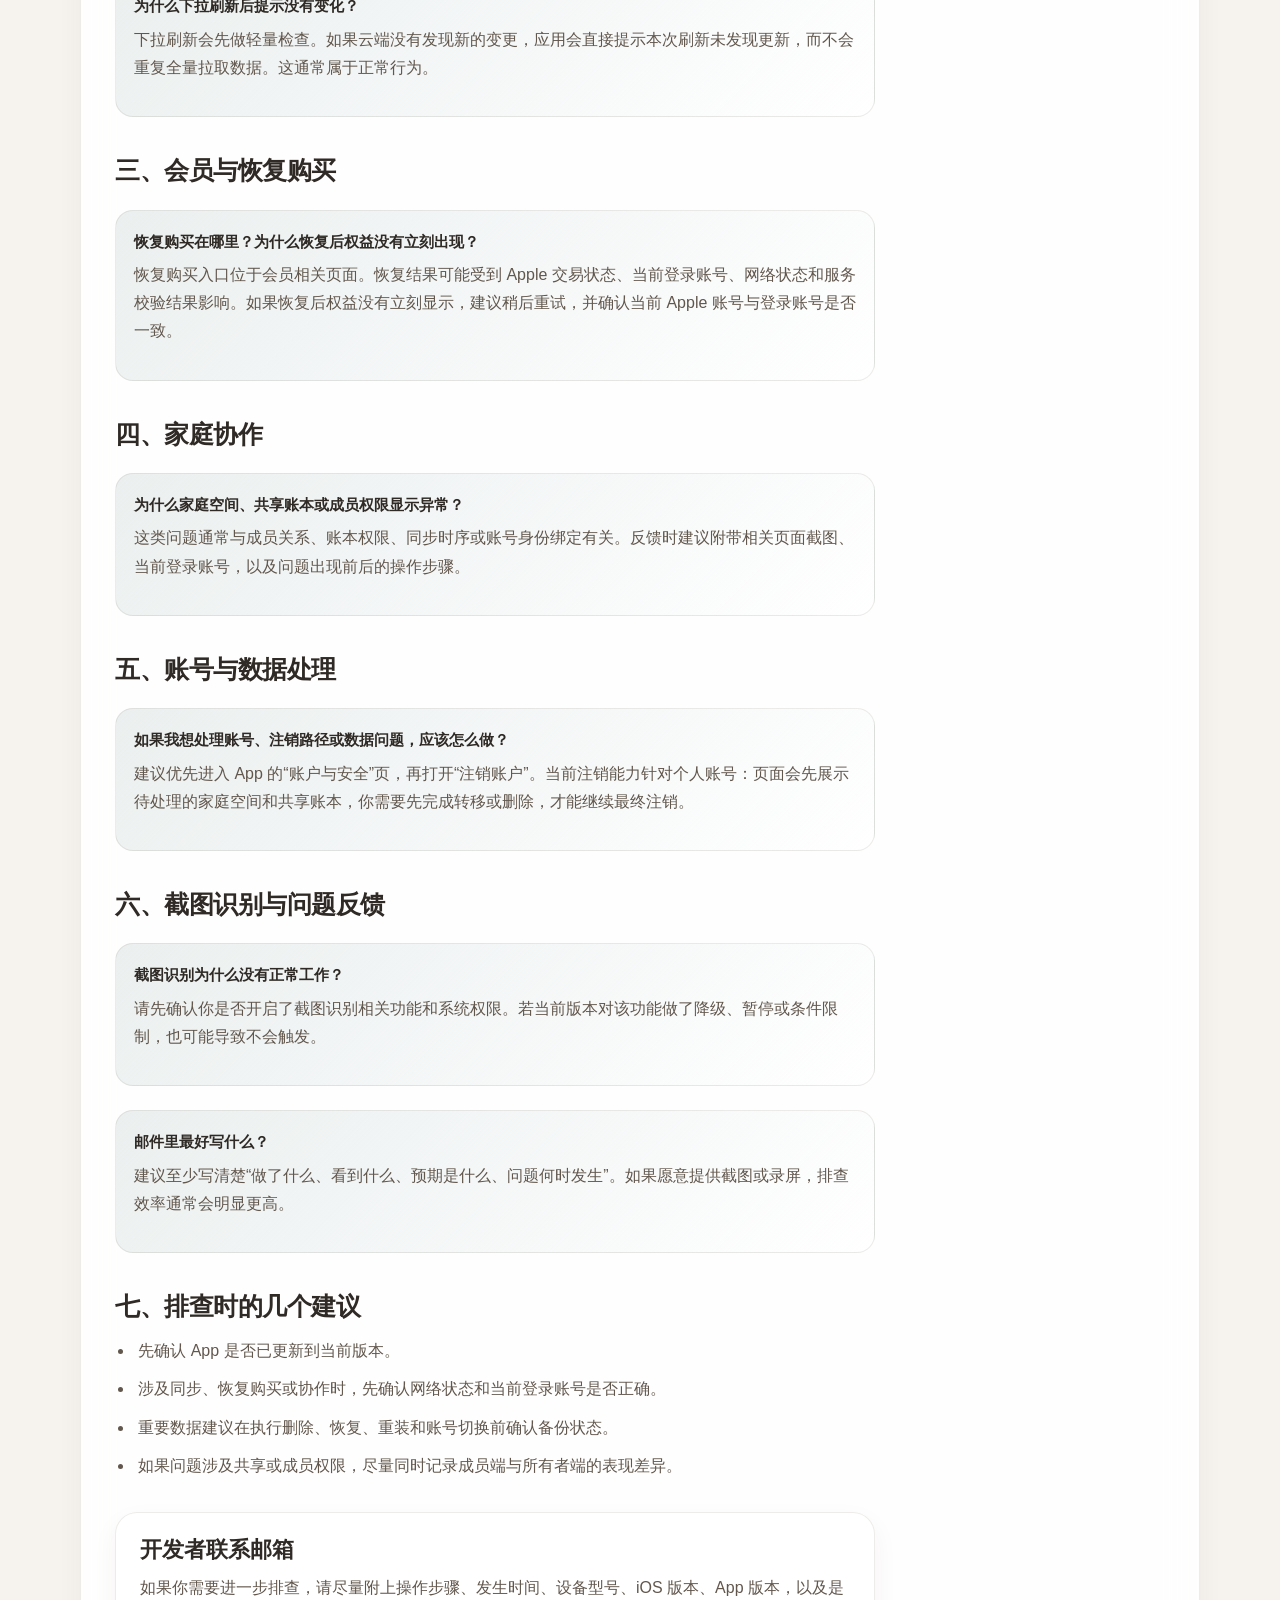
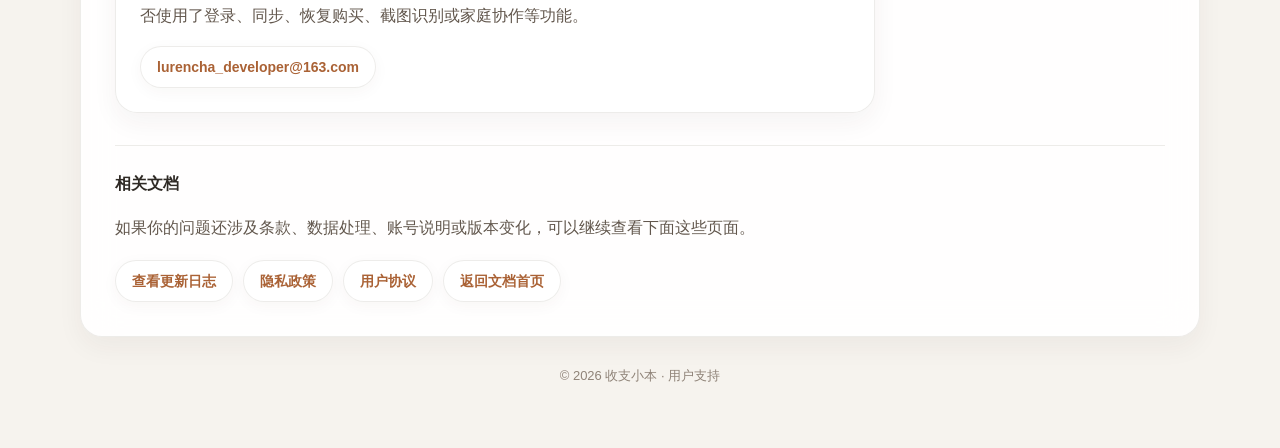
<file: support.html>
<!DOCTYPE html>
<html lang="zh-CN">
<head>
    <meta charset="UTF-8">
    <meta name="viewport" content="width=device-width, initial-scale=1.0">
    <title>收支小本 | 用户支持</title>
    <meta name="description" content="收支小本用户支持页面，包含开始使用建议、常见问题、账号处理、同步排查、购买恢复说明，以及联系开发者的方式。">
    <link rel="stylesheet" href="styles.css">
</head>
<body>
    <main class="site-shell">
        <div class="topbar">
            <div class="topbar-group">
                <a class="brand-mark" href="index.html"><span class="brand-dot"></span><span>收支小本文档中心</span></a>
                <nav class="page-nav" aria-label="页面导航">
                    <a class="nav-link" href="index.html">首页</a>
                    <a class="nav-link" href="changelog.html">更新日志</a>
                    <a class="nav-link" href="privacy-policy.html">隐私政策</a>
                    <a class="nav-link" href="user-agreement.html">用户协议</a>
                    <a class="nav-link is-active" href="support.html" aria-current="page">用户支持</a>
                </nav>
            </div>
            <div class="topbar-actions">
                <a class="back-link" href="index.html">返回首页</a>
            </div>
        </div>

        <section class="hero">
            <span class="hero-kicker">User Support</span>
            <h1>用户支持</h1>
            <p>如果你遇到登录、同步、会员恢复、共享协作、账号处理、截图识别或页面显示问题，先从这页开始。这里整理了最常见场景的排查建议，以及联系开发者前建议准备的信息。</p>
            <div class="meta-grid">
                <div class="meta-item">
                    <strong>当前更新</strong>
                    <span>2026-04-01</span>
                </div>
                <div class="meta-item">
                    <strong>适用产品</strong>
                    <span>收支小本 iOS App</span>
                </div>
                <div class="meta-item">
                    <strong>支持邮箱</strong>
                    <span>lurencha_developer@163.com</span>
                </div>
            </div>
        </section>

        <section class="document-panel">
            <div class="document-copy">
                <section class="notice info">
                    <strong>先判断问题属于哪一类</strong>
                    <p>第一次使用先看游客模式与登录模式；协作相关问题先看家庭空间与共享账本；会员问题通常集中在订阅管理、恢复购买和会员状态同步；账号与数据处理建议先进入 App 内对应页面再决定是否发邮件。</p>
                </section>

                <section class="notice info">
                    <strong>反馈前建议先准备这些信息</strong>
                    <p>请先确认 App 版本、iOS 版本、当前是否登录、是否开启同步、问题大概发生时间，以及是否已经重试过。能附上截图或录屏时，定位通常会更快。</p>
                </section>

                <h2>一、开始使用</h2>
                <div class="notice info">
                    <strong>游客模式和登录模式有什么区别？</strong>
                    <p>游客模式适合先体验基础记账，数据主要保存在当前设备；登录模式更适合需要云同步、多设备衔接、家庭协作和会员状态同步的场景。</p>
                </div>
                <div class="notice info">
                    <strong>如何开始和另一个人一起记账？</strong>
                    <p>建议先由一方登录并创建家庭空间，再通过邀请或当前版本支持的加入方式，让另一方进入同一个协作空间。共同生活支出更适合放到共享账本中。</p>
                </div>

                <h2>二、登录与同步</h2>
                <div class="notice info">
                    <strong>重装后为什么需要重新登录或重新拉取数据？</strong>
                    <p>重装应用后，本地数据库会重新建立。若你之前启用了登录、云同步、协作或会员状态同步，应用会根据当前账号和云端状态重新建立本地数据视图，以保证账号、权限和数据归属正确。</p>
                </div>
                <div class="notice info">
                    <strong>为什么下拉刷新后提示没有变化？</strong>
                    <p>下拉刷新会先做轻量检查。如果云端没有发现新的变更，应用会直接提示本次刷新未发现更新，而不会重复全量拉取数据。这通常属于正常行为。</p>
                </div>

                <h2>三、会员与恢复购买</h2>
                <div class="notice info">
                    <strong>恢复购买在哪里？为什么恢复后权益没有立刻出现？</strong>
                    <p>恢复购买入口位于会员相关页面。恢复结果可能受到 Apple 交易状态、当前登录账号、网络状态和服务校验结果影响。如果恢复后权益没有立刻显示，建议稍后重试，并确认当前 Apple 账号与登录账号是否一致。</p>
                </div>

                <h2>四、家庭协作</h2>
                <div class="notice info">
                    <strong>为什么家庭空间、共享账本或成员权限显示异常？</strong>
                    <p>这类问题通常与成员关系、账本权限、同步时序或账号身份绑定有关。反馈时建议附带相关页面截图、当前登录账号，以及问题出现前后的操作步骤。</p>
                </div>

                <h2>五、账号与数据处理</h2>
                <div class="notice info">
                    <strong>如果我想处理账号、注销路径或数据问题，应该怎么做？</strong>
                    <p>建议优先进入 App 的“账户与安全”页，再打开“注销账户”。当前注销能力针对个人账号：页面会先展示待处理的家庭空间和共享账本，你需要先完成转移或删除，才能继续最终注销。</p>
                </div>

                <h2>六、截图识别与问题反馈</h2>
                <div class="notice info">
                    <strong>截图识别为什么没有正常工作？</strong>
                    <p>请先确认你是否开启了截图识别相关功能和系统权限。若当前版本对该功能做了降级、暂停或条件限制，也可能导致不会触发。</p>
                </div>
                <div class="notice info">
                    <strong>邮件里最好写什么？</strong>
                    <p>建议至少写清楚“做了什么、看到什么、预期是什么、问题何时发生”。如果愿意提供截图或录屏，排查效率通常会明显更高。</p>
                </div>

                <h2>七、排查时的几个建议</h2>
                <ul>
                    <li>先确认 App 是否已更新到当前版本。</li>
                    <li>涉及同步、恢复购买或协作时，先确认网络状态和当前登录账号是否正确。</li>
                    <li>重要数据建议在执行删除、恢复、重装和账号切换前确认备份状态。</li>
                    <li>如果问题涉及共享或成员权限，尽量同时记录成员端与所有者端的表现差异。</li>
                </ul>

                <div class="footer-card">
                    <h3>开发者联系邮箱</h3>
                    <p>如果你需要进一步排查，请尽量附上操作步骤、发生时间、设备型号、iOS 版本、App 版本，以及是否使用了登录、同步、恢复购买、截图识别或家庭协作等功能。</p>
                    <a class="email-link" href="mailto:lurencha_developer@163.com">lurencha_developer@163.com</a>
                </div>
            </div>

            <section class="link-cluster">
                <strong>相关文档</strong>
                <p>如果你的问题还涉及条款、数据处理、账号说明或版本变化，可以继续查看下面这些页面。</p>
                <div class="link-row">
                    <a class="secondary-link" href="changelog.html">查看更新日志</a>
                    <a class="secondary-link" href="privacy-policy.html">隐私政策</a>
                    <a class="secondary-link" href="user-agreement.html">用户协议</a>
                    <a class="secondary-link" href="index.html">返回文档首页</a>
                </div>
            </section>
        </section>

        <div class="page-footer">© 2026 收支小本 · 用户支持</div>
    </main>
</body>
</html>
</file>
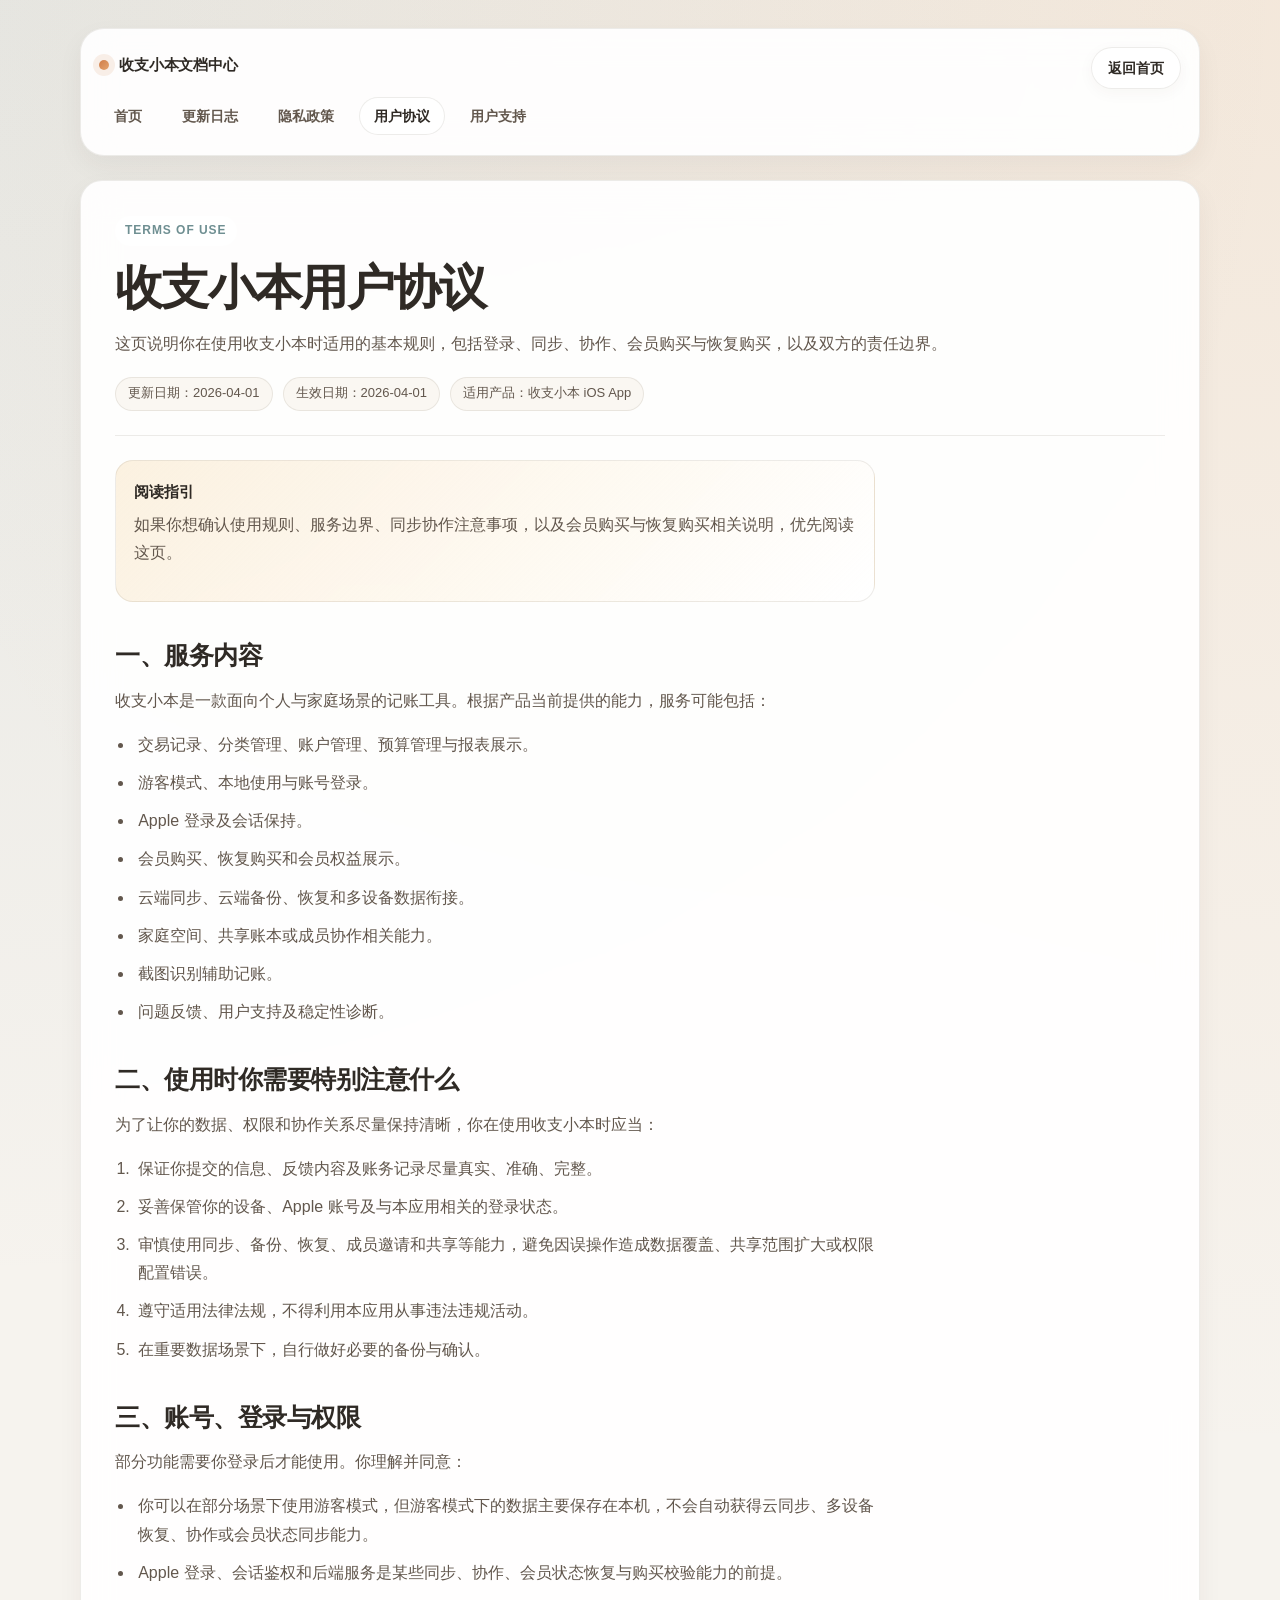
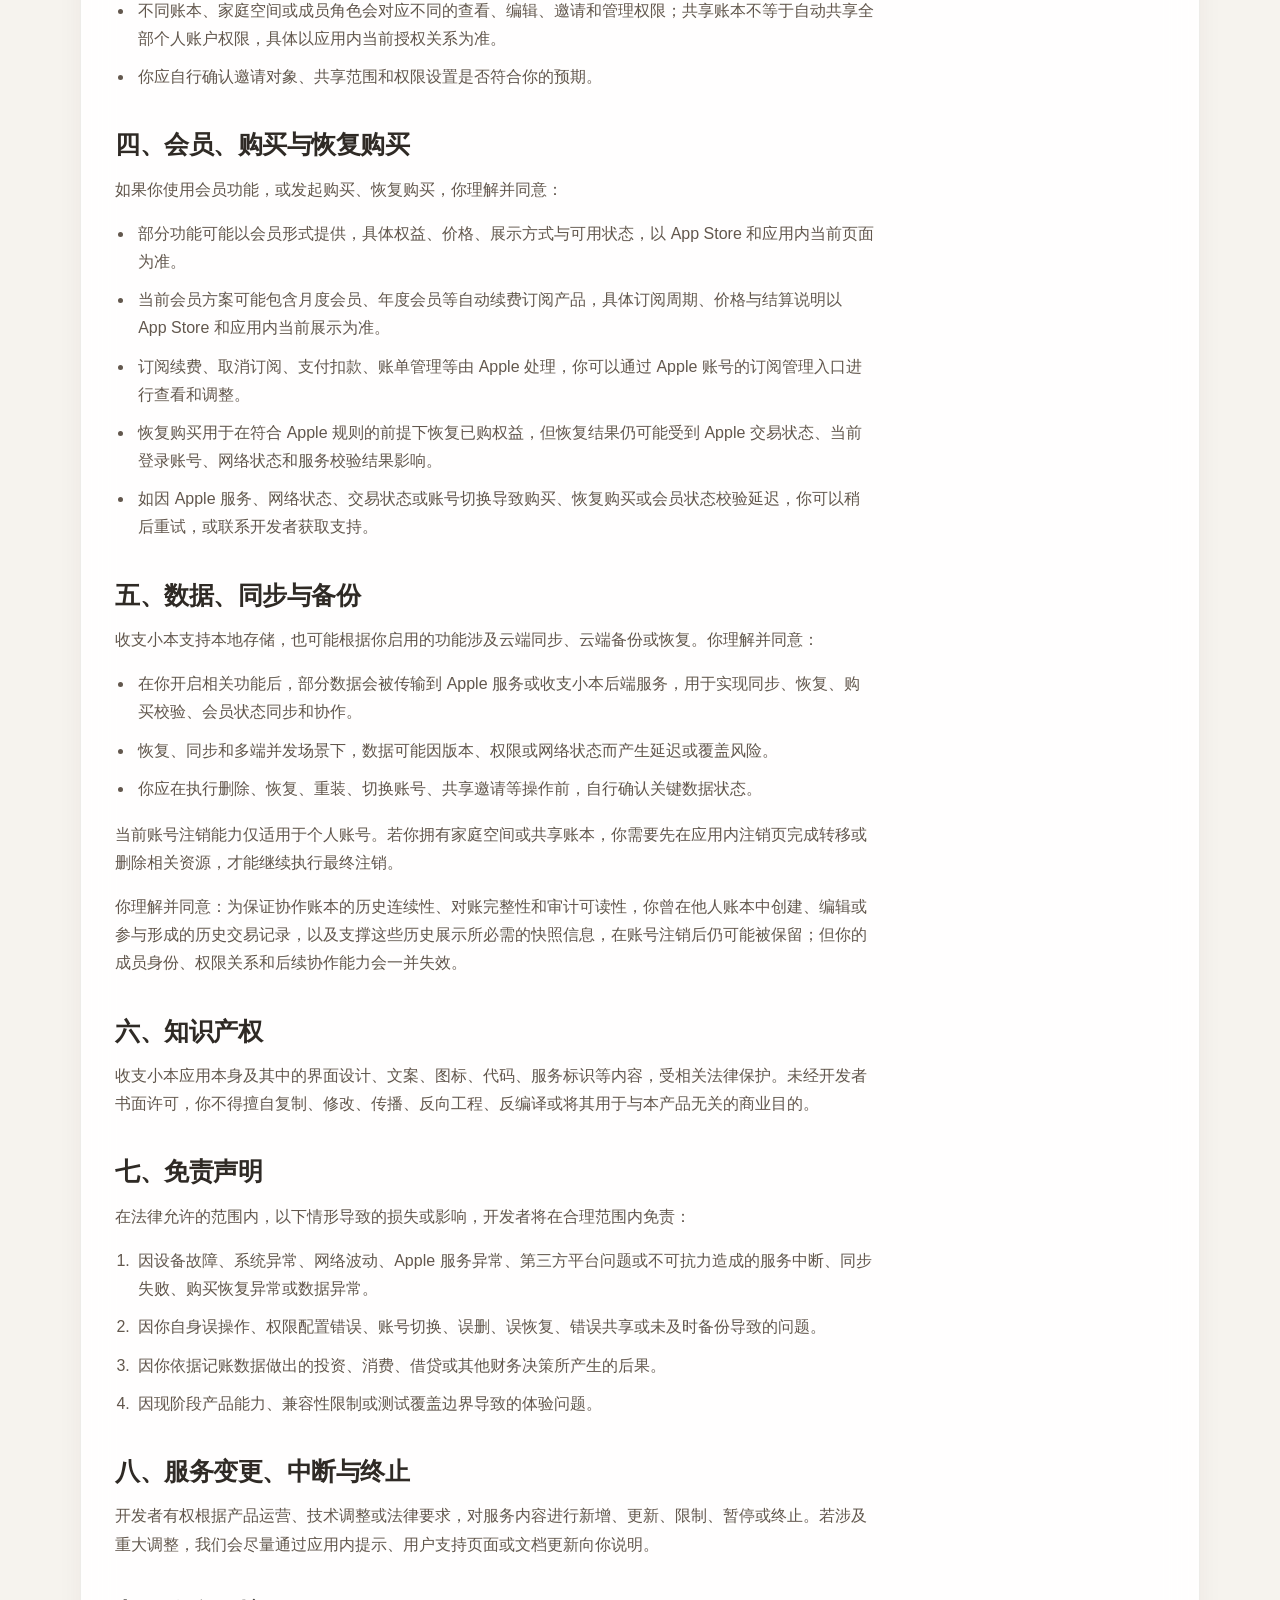
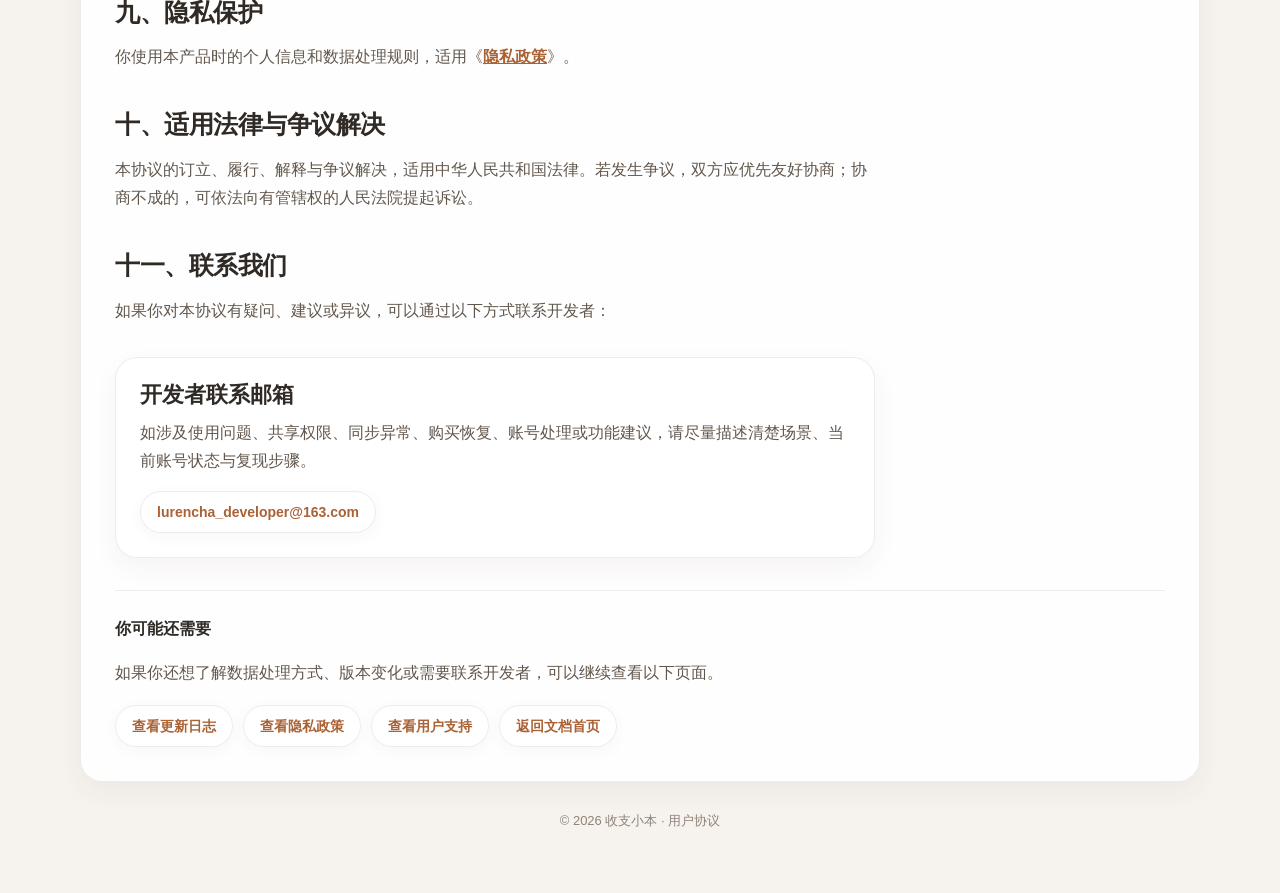
<file: user-agreement.html>
<!DOCTYPE html>
<html lang="zh-CN">
<head>
    <meta charset="UTF-8">
    <meta name="viewport" content="width=device-width, initial-scale=1.0">
    <title>收支小本 | 用户协议</title>
    <meta name="description" content="收支小本用户协议，说明你在使用收支小本时适用的基本规则，包括登录、同步、协作、购买恢复、免责声明和争议解决方式。">
    <link rel="stylesheet" href="styles.css">
</head>
<body>
    <main class="site-shell">
        <div class="topbar">
            <div class="topbar-group">
                <a class="brand-mark" href="index.html"><span class="brand-dot"></span><span>收支小本文档中心</span></a>
                <nav class="page-nav" aria-label="页面导航">
                    <a class="nav-link" href="index.html">首页</a>
                    <a class="nav-link" href="changelog.html">更新日志</a>
                    <a class="nav-link" href="privacy-policy.html">隐私政策</a>
                    <a class="nav-link is-active" href="user-agreement.html" aria-current="page">用户协议</a>
                    <a class="nav-link" href="support.html">用户支持</a>
                </nav>
            </div>
            <div class="topbar-actions">
                <a class="back-link" href="index.html">返回首页</a>
            </div>
        </div>

        <article class="document-panel">
            <header class="document-header">
                <span class="hero-kicker">Terms of Use</span>
                <h1>收支小本用户协议</h1>
                <p>这页说明你在使用收支小本时适用的基本规则，包括登录、同步、协作、会员购买与恢复购买，以及双方的责任边界。</p>
                <div class="document-meta">
                    <span>更新日期：2026-04-01</span>
                    <span>生效日期：2026-04-01</span>
                    <span>适用产品：收支小本 iOS App</span>
                </div>
            </header>

            <div class="document-copy">
                <section class="notice warning">
                    <strong>阅读指引</strong>
                    <p>如果你想确认使用规则、服务边界、同步协作注意事项，以及会员购买与恢复购买相关说明，优先阅读这页。</p>
                </section>

                <h2>一、服务内容</h2>
                <p>收支小本是一款面向个人与家庭场景的记账工具。根据产品当前提供的能力，服务可能包括：</p>
                <ul>
                    <li>交易记录、分类管理、账户管理、预算管理与报表展示。</li>
                    <li>游客模式、本地使用与账号登录。</li>
                    <li>Apple 登录及会话保持。</li>
                    <li>会员购买、恢复购买和会员权益展示。</li>
                    <li>云端同步、云端备份、恢复和多设备数据衔接。</li>
                    <li>家庭空间、共享账本或成员协作相关能力。</li>
                    <li>截图识别辅助记账。</li>
                    <li>问题反馈、用户支持及稳定性诊断。</li>
                </ul>

                <h2>二、使用时你需要特别注意什么</h2>
                <p>为了让你的数据、权限和协作关系尽量保持清晰，你在使用收支小本时应当：</p>
                <ol>
                    <li>保证你提交的信息、反馈内容及账务记录尽量真实、准确、完整。</li>
                    <li>妥善保管你的设备、Apple 账号及与本应用相关的登录状态。</li>
                    <li>审慎使用同步、备份、恢复、成员邀请和共享等能力，避免因误操作造成数据覆盖、共享范围扩大或权限配置错误。</li>
                    <li>遵守适用法律法规，不得利用本应用从事违法违规活动。</li>
                    <li>在重要数据场景下，自行做好必要的备份与确认。</li>
                </ol>

                <h2>三、账号、登录与权限</h2>
                <p>部分功能需要你登录后才能使用。你理解并同意：</p>
                <ul>
                    <li>你可以在部分场景下使用游客模式，但游客模式下的数据主要保存在本机，不会自动获得云同步、多设备恢复、协作或会员状态同步能力。</li>
                    <li>Apple 登录、会话鉴权和后端服务是某些同步、协作、会员状态恢复与购买校验能力的前提。</li>
                    <li>不同账本、家庭空间或成员角色会对应不同的查看、编辑、邀请和管理权限；共享账本不等于自动共享全部个人账户权限，具体以应用内当前授权关系为准。</li>
                    <li>你应自行确认邀请对象、共享范围和权限设置是否符合你的预期。</li>
                </ul>

                <h2>四、会员、购买与恢复购买</h2>
                <p>如果你使用会员功能，或发起购买、恢复购买，你理解并同意：</p>
                <ul>
                    <li>部分功能可能以会员形式提供，具体权益、价格、展示方式与可用状态，以 App Store 和应用内当前页面为准。</li>
                    <li>当前会员方案可能包含月度会员、年度会员等自动续费订阅产品，具体订阅周期、价格与结算说明以 App Store 和应用内当前展示为准。</li>
                    <li>订阅续费、取消订阅、支付扣款、账单管理等由 Apple 处理，你可以通过 Apple 账号的订阅管理入口进行查看和调整。</li>
                    <li>恢复购买用于在符合 Apple 规则的前提下恢复已购权益，但恢复结果仍可能受到 Apple 交易状态、当前登录账号、网络状态和服务校验结果影响。</li>
                    <li>如因 Apple 服务、网络状态、交易状态或账号切换导致购买、恢复购买或会员状态校验延迟，你可以稍后重试，或联系开发者获取支持。</li>
                </ul>

                <h2>五、数据、同步与备份</h2>
                <p>收支小本支持本地存储，也可能根据你启用的功能涉及云端同步、云端备份或恢复。你理解并同意：</p>
                <ul>
                    <li>在你开启相关功能后，部分数据会被传输到 Apple 服务或收支小本后端服务，用于实现同步、恢复、购买校验、会员状态同步和协作。</li>
                    <li>恢复、同步和多端并发场景下，数据可能因版本、权限或网络状态而产生延迟或覆盖风险。</li>
                    <li>你应在执行删除、恢复、重装、切换账号、共享邀请等操作前，自行确认关键数据状态。</li>
                </ul>
                <p>当前账号注销能力仅适用于个人账号。若你拥有家庭空间或共享账本，你需要先在应用内注销页完成转移或删除相关资源，才能继续执行最终注销。</p>
                <p>你理解并同意：为保证协作账本的历史连续性、对账完整性和审计可读性，你曾在他人账本中创建、编辑或参与形成的历史交易记录，以及支撑这些历史展示所必需的快照信息，在账号注销后仍可能被保留；但你的成员身份、权限关系和后续协作能力会一并失效。</p>

                <h2>六、知识产权</h2>
                <p>收支小本应用本身及其中的界面设计、文案、图标、代码、服务标识等内容，受相关法律保护。未经开发者书面许可，你不得擅自复制、修改、传播、反向工程、反编译或将其用于与本产品无关的商业目的。</p>

                <h2>七、免责声明</h2>
                <p>在法律允许的范围内，以下情形导致的损失或影响，开发者将在合理范围内免责：</p>
                <ol>
                    <li>因设备故障、系统异常、网络波动、Apple 服务异常、第三方平台问题或不可抗力造成的服务中断、同步失败、购买恢复异常或数据异常。</li>
                    <li>因你自身误操作、权限配置错误、账号切换、误删、误恢复、错误共享或未及时备份导致的问题。</li>
                    <li>因你依据记账数据做出的投资、消费、借贷或其他财务决策所产生的后果。</li>
                    <li>因现阶段产品能力、兼容性限制或测试覆盖边界导致的体验问题。</li>
                </ol>

                <h2>八、服务变更、中断与终止</h2>
                <p>开发者有权根据产品运营、技术调整或法律要求，对服务内容进行新增、更新、限制、暂停或终止。若涉及重大调整，我们会尽量通过应用内提示、用户支持页面或文档更新向你说明。</p>

                <h2>九、隐私保护</h2>
                <p>你使用本产品时的个人信息和数据处理规则，适用《<a href="privacy-policy.html">隐私政策</a>》。</p>

                <h2>十、适用法律与争议解决</h2>
                <p>本协议的订立、履行、解释与争议解决，适用中华人民共和国法律。若发生争议，双方应优先友好协商；协商不成的，可依法向有管辖权的人民法院提起诉讼。</p>

                <h2>十一、联系我们</h2>
                <p>如果你对本协议有疑问、建议或异议，可以通过以下方式联系开发者：</p>

                <div class="footer-card">
                    <h3>开发者联系邮箱</h3>
                    <p>如涉及使用问题、共享权限、同步异常、购买恢复、账号处理或功能建议，请尽量描述清楚场景、当前账号状态与复现步骤。</p>
                    <a class="email-link" href="mailto:lurencha_developer@163.com">lurencha_developer@163.com</a>
                </div>
            </div>

            <section class="link-cluster">
                <strong>你可能还需要</strong>
                <p>如果你还想了解数据处理方式、版本变化或需要联系开发者，可以继续查看以下页面。</p>
                <div class="link-row">
                    <a class="secondary-link" href="changelog.html">查看更新日志</a>
                    <a class="secondary-link" href="privacy-policy.html">查看隐私政策</a>
                    <a class="secondary-link" href="support.html">查看用户支持</a>
                    <a class="secondary-link" href="index.html">返回文档首页</a>
                </div>
            </section>
        </article>

        <div class="page-footer">© 2026 收支小本 · 用户协议</div>
    </main>
</body>
</html>
</file>
<file: styles.css>
:root {
  --bg-page: #f6f3ee;
  --bg-accent: radial-gradient(circle at top right, rgba(223, 149, 80, 0.12), transparent 34%), radial-gradient(circle at top left, rgba(114, 141, 145, 0.12), transparent 30%);
  --surface-primary: rgba(255, 255, 255, 0.92);
  --surface-secondary: rgba(250, 247, 242, 0.96);
  --surface-muted: rgba(245, 240, 233, 0.96);
  --surface-highlight: rgba(255, 244, 232, 0.98);
  --border-soft: rgba(80, 67, 55, 0.10);
  --border-strong: rgba(80, 67, 55, 0.16);
  --text-primary: #2f2a25;
  --text-secondary: #62574d;
  --text-tertiary: #8f8378;
  --brand-primary: #cf7d49;
  --brand-primary-deep: #aa6235;
  --accent-cyan: #6f8f92;
  --warning-soft: rgba(240, 184, 90, 0.18);
  --info-soft: rgba(111, 143, 146, 0.14);
  --shadow-card: 0 10px 26px rgba(64, 46, 31, 0.05);
  --shadow-hero: 0 18px 42px rgba(64, 46, 31, 0.08);
  --shadow-none: none;
  --radius-card: 22px;
  --radius-soft: 14px;
  --radius-pill: 999px;
  --max-width: 1120px;
  --reading-width: 760px;
  --space-1: 6px;
  --space-2: 10px;
  --space-3: 14px;
  --space-4: 18px;
  --space-5: 24px;
  --space-6: 32px;
  --space-7: 40px;
  --space-8: 52px;
  --duration-fast: 160ms;
  --duration-medium: 240ms;
  --font-sans: -apple-system, BlinkMacSystemFont, "SF Pro Text", "PingFang SC", "Hiragino Sans GB", "Microsoft YaHei", "Noto Sans SC", sans-serif;
}

* {
  box-sizing: border-box;
}

html {
  scroll-behavior: smooth;
}

body {
  margin: 0;
  min-height: 100vh;
  font-family: var(--font-sans);
  background: var(--bg-accent), var(--bg-page);
  color: var(--text-primary);
  line-height: 1.76;
}

a,
button,
summary {
  -webkit-tap-highlight-color: transparent;
}

img {
  max-width: 100%;
}

.site-shell {
  width: min(calc(100% - 24px), var(--max-width));
  margin: 0 auto;
  padding: var(--space-5) 0 56px;
}

.topbar {
  display: flex;
  flex-direction: column;
  gap: var(--space-4);
  margin-bottom: var(--space-5);
  padding: var(--space-4);
  border: 1px solid var(--border-soft);
  border-radius: calc(var(--radius-card) + 2px);
  background: var(--surface-primary);
  box-shadow: var(--shadow-card);
  backdrop-filter: blur(16px);
}

.topbar-group {
  display: flex;
  flex-direction: column;
  gap: var(--space-3);
}

.topbar-actions,
.page-nav,
.meta-grid,
.link-row,
.hero-actions,
.document-meta {
  display: flex;
  flex-wrap: wrap;
}

.topbar-actions {
  gap: var(--space-2);
}

.brand-mark,
.nav-link,
.back-link,
.chip-link,
.primary-link,
.secondary-link,
.email-link,
.card-link,
.entry-card,
.release-card {
  text-decoration: none;
  transition: transform var(--duration-fast) ease, background var(--duration-fast) ease, border-color var(--duration-fast) ease, color var(--duration-fast) ease, box-shadow var(--duration-fast) ease;
}

.brand-mark {
  display: inline-flex;
  align-items: center;
  gap: 10px;
  width: fit-content;
  min-height: 36px;
  color: var(--text-primary);
  font-size: 15px;
  font-weight: 700;
  letter-spacing: -0.01em;
}

.brand-dot {
  width: 10px;
  height: 10px;
  border-radius: 50%;
  background: linear-gradient(135deg, var(--brand-primary), #e5a56f);
  box-shadow: 0 0 0 6px rgba(207, 125, 73, 0.12);
}

.page-nav {
  gap: var(--space-2);
  overflow-x: auto;
  padding-bottom: 2px;
  scrollbar-width: none;
}

.page-nav::-webkit-scrollbar {
  display: none;
}

.nav-link {
  flex: 0 0 auto;
  display: inline-flex;
  align-items: center;
  justify-content: center;
  min-height: 38px;
  padding: 0 14px;
  border: 1px solid transparent;
  border-radius: var(--radius-pill);
  color: var(--text-secondary);
  background: transparent;
  font-size: 14px;
  font-weight: 600;
}

.nav-link:hover {
  background: rgba(255, 255, 255, 0.6);
  border-color: var(--border-soft);
}

.nav-link.is-active {
  color: var(--text-primary);
  background: rgba(255, 255, 255, 0.88);
  border-color: var(--border-soft);
  box-shadow: inset 0 0 0 1px rgba(255, 255, 255, 0.35);
}

.back-link,
.chip-link,
.secondary-link,
.primary-link,
.email-link {
  display: inline-flex;
  align-items: center;
  justify-content: center;
  gap: 6px;
  min-height: 42px;
  padding: 0 16px;
  border: 1px solid var(--border-soft);
  border-radius: var(--radius-pill);
  color: var(--text-primary);
  background: rgba(255, 255, 255, 0.92);
  box-shadow: 0 4px 16px rgba(64, 46, 31, 0.04);
  font-size: 14px;
  font-weight: 600;
}

.primary-link {
  border-color: rgba(170, 98, 53, 0.10);
  color: #fff;
  background: linear-gradient(135deg, var(--brand-primary), var(--brand-primary-deep));
  box-shadow: 0 10px 24px rgba(170, 98, 53, 0.22);
}

.back-link:hover,
.chip-link:hover,
.secondary-link:hover,
.email-link:hover,
.card-link:hover,
.entry-card:hover,
.release-card:hover {
  background: rgba(255, 255, 255, 1);
  border-color: var(--border-strong);
  transform: translateY(-1px);
}

.primary-link:hover {
  transform: translateY(-1px);
  box-shadow: 0 14px 28px rgba(170, 98, 53, 0.25);
}

.hero,
.document-panel,
.footer-card {
  border: 1px solid var(--border-soft);
  border-radius: var(--radius-card);
  background: var(--surface-primary);
  box-shadow: var(--shadow-card);
  backdrop-filter: blur(18px);
}

.hero {
  position: relative;
  overflow: hidden;
  padding: clamp(24px, 6vw, 40px);
  box-shadow: var(--shadow-hero);
}

.hero::before {
  content: "";
  position: absolute;
  inset: 0;
  background: linear-gradient(135deg, rgba(255, 244, 232, 0.88), rgba(255, 255, 255, 0.18));
  pointer-events: none;
}

.hero > * {
  position: relative;
  z-index: 1;
}

.hero-kicker {
  display: inline-flex;
  align-items: center;
  min-height: 30px;
  padding: 0 10px;
  border-radius: var(--radius-pill);
  background: rgba(255, 255, 255, 0.7);
  color: var(--accent-cyan);
  font-size: 12px;
  font-weight: 700;
  letter-spacing: 0.08em;
  text-transform: uppercase;
}

.hero h1,
.document-header h1 {
  margin: 16px 0 12px;
  font-size: clamp(30px, 6vw, 48px);
  line-height: 1.1;
  letter-spacing: -0.035em;
}

.hero p,
.document-header p,
.document-copy p,
.document-copy li,
.notice p,
.page-intro p,
.card-link p,
.entry-card p,
.release-highlight-card p,
.release-summary-item p,
.release-card-header p,
.release-detail-block li,
.footer-card p,
.link-cluster p,
.document-meta span {
  color: var(--text-secondary);
  font-size: 16px;
}

.meta-grid {
  gap: var(--space-3);
  margin-top: var(--space-5);
}

.meta-item {
  min-width: 138px;
  padding: var(--space-3) var(--space-4);
  border: 1px solid var(--border-soft);
  border-radius: 18px;
  background: rgba(255, 255, 255, 0.72);
}

.meta-item strong {
  display: block;
  margin-bottom: 4px;
  color: var(--text-tertiary);
  font-size: 12px;
  font-weight: 700;
}

.meta-item span {
  color: var(--text-primary);
  font-size: 14px;
  font-weight: 600;
}

.hero-actions {
  gap: var(--space-2);
  margin-top: var(--space-5);
}

.section-heading {
  margin: var(--space-7) 0 var(--space-4);
  color: var(--text-primary);
  font-size: 24px;
  line-height: 1.2;
  letter-spacing: -0.02em;
}

.page-intro {
  margin-top: var(--space-4);
  padding: 0 0 var(--space-4);
  border-bottom: 1px solid var(--border-soft);
}

.page-intro strong {
  display: block;
  margin-bottom: 8px;
  font-size: 16px;
}

.card-grid,
.quick-grid,
.release-list {
  display: grid;
  grid-template-columns: 1fr;
  gap: var(--space-3);
}

.card-link,
.entry-card,
.release-card {
  position: relative;
  display: block;
  padding: 22px;
  border: 1px solid var(--border-soft);
  border-radius: 20px;
  color: var(--text-primary);
  background: var(--surface-primary);
  box-shadow: var(--shadow-card);
}

.card-link::after,
.entry-card::after {
  content: "→";
  position: absolute;
  top: 24px;
  right: 22px;
  color: var(--text-tertiary);
  font-size: 18px;
  font-weight: 700;
}

.eyebrow,
.release-pill,
.release-badge,
.release-date {
  display: inline-flex;
  align-items: center;
  min-height: 28px;
  padding: 0 10px;
  border-radius: var(--radius-pill);
  background: var(--surface-muted);
  color: var(--text-tertiary);
  font-size: 12px;
  font-weight: 700;
}

.release-badge.muted {
  color: var(--text-tertiary);
}

.card-link strong,
.entry-card strong {
  display: block;
  margin-top: 10px;
  margin-right: 28px;
  font-size: 20px;
  line-height: 1.25;
  letter-spacing: -0.02em;
}

.entry-card-meta {
  display: inline-block;
  margin-top: 6px;
  color: var(--text-tertiary);
  font-size: 13px;
  font-weight: 600;
}

.card-link p,
.entry-card p {
  margin: 10px 28px 0 0;
}

.notice {
  margin-top: var(--space-5);
  padding: 18px 18px;
  border: 1px solid var(--border-soft);
  border-radius: 18px;
  background: var(--surface-muted);
}

.notice.warning {
  background: linear-gradient(135deg, var(--warning-soft), rgba(255, 255, 255, 0.82));
}

.notice.info {
  background: linear-gradient(135deg, var(--info-soft), rgba(255, 255, 255, 0.88));
}

.notice strong {
  display: block;
  margin-bottom: 6px;
  font-size: 15px;
}

.document-panel {
  margin-top: 4px;
  padding: clamp(22px, 5vw, 34px);
}

.document-header {
  padding-bottom: var(--space-5);
  border-bottom: 1px solid var(--border-soft);
}

.document-meta {
  gap: var(--space-2);
  margin-top: var(--space-4);
}

.document-meta span {
  display: inline-flex;
  align-items: center;
  min-height: 34px;
  padding: 0 12px;
  border: 1px solid var(--border-soft);
  border-radius: var(--radius-pill);
  background: var(--surface-secondary);
  font-size: 13px;
}

.document-copy {
  width: min(100%, var(--reading-width));
  margin-top: 24px;
}

.document-copy h2 {
  margin: 38px 0 16px;
  color: var(--text-primary);
  font-size: 25px;
  line-height: 1.22;
  letter-spacing: -0.02em;
}

.document-copy h3 {
  margin: 26px 0 12px;
  color: var(--text-primary);
  font-size: 19px;
  line-height: 1.34;
}

.document-copy p {
  margin: 0 0 16px;
}

.document-copy ul,
.document-copy ol,
.release-detail-block ul {
  margin: 0 0 18px 1.2em;
  padding: 0;
}

.document-copy li,
.release-detail-block li {
  margin-bottom: 10px;
  padding-left: 4px;
}

.document-copy a,
.notice a,
.footer-card a,
.link-cluster a {
  color: var(--brand-primary-deep);
  font-weight: 700;
}

.release-hero {
  margin-bottom: var(--space-4);
}

.release-highlight-grid,
.release-summary-grid,
.release-detail-sections {
  display: grid;
  grid-template-columns: 1fr;
  gap: var(--space-3);
  margin-top: var(--space-5);
}

.release-highlight-card,
.release-summary-item,
.release-detail-block {
  padding: 18px;
  border: 1px solid var(--border-soft);
  border-radius: 18px;
  background: rgba(255, 255, 255, 0.72);
}

.release-highlight-card strong,
.release-summary-item strong {
  display: block;
  margin-top: 10px;
  font-size: 17px;
}

.release-highlight-card p,
.release-summary-item p {
  margin: 8px 0 0;
}

.release-list {
  margin-top: var(--space-5);
}

.release-card {
  padding: 24px;
}

.release-card.is-current {
  border-color: rgba(207, 125, 73, 0.22);
  box-shadow: 0 18px 36px rgba(170, 98, 53, 0.10);
}

.release-card-header {
  display: flex;
  flex-direction: column;
  gap: var(--space-3);
}

.release-card-header h2 {
  margin: 10px 0 4px;
  font-size: 30px;
  line-height: 1.08;
  letter-spacing: -0.03em;
}

.release-card-header p {
  margin: 0;
}

.release-details {
  margin-top: var(--space-5);
  padding-top: var(--space-5);
  border-top: 1px solid var(--border-soft);
}

.release-details summary {
  cursor: pointer;
  list-style: none;
  color: var(--text-primary);
  font-size: 15px;
  font-weight: 700;
}

.release-details summary::-webkit-details-marker {
  display: none;
}

.release-details summary::after {
  content: " ▾";
  color: var(--text-tertiary);
}

.release-detail-block h3 {
  margin: 0 0 10px;
  font-size: 17px;
}

.link-cluster {
  margin-top: var(--space-6);
  padding-top: var(--space-5);
  border-top: 1px solid var(--border-soft);
}

.link-cluster strong {
  display: block;
  margin-bottom: 6px;
  font-size: 16px;
}

.link-row {
  gap: var(--space-2);
  margin-top: var(--space-4);
}

.footer-card {
  margin-top: var(--space-6);
  padding: 24px;
}

.footer-card h2,
.footer-card h3 {
  margin: 0 0 10px;
  font-size: 22px;
  line-height: 1.22;
}

.page-footer {
  padding: 28px 0 4px;
  color: var(--text-tertiary);
  font-size: 13px;
  text-align: center;
}

@media (min-width: 760px) {
  .site-shell {
    width: min(calc(100% - 40px), var(--max-width));
    padding-top: 28px;
  }

  .topbar {
    flex-direction: row;
    align-items: flex-start;
    justify-content: space-between;
  }

  .topbar-group {
    flex: 1;
  }

  .topbar-actions {
    justify-content: flex-end;
  }

  .card-grid,
  .release-highlight-grid,
  .release-summary-grid {
    grid-template-columns: repeat(2, minmax(0, 1fr));
  }
}

@media (min-width: 980px) {
  .card-grid {
    grid-template-columns: repeat(2, minmax(0, 1fr));
  }

  .release-highlight-grid {
    grid-template-columns: repeat(4, minmax(0, 1fr));
  }
}

@media (prefers-reduced-motion: reduce) {
  html {
    scroll-behavior: auto;
  }

  *,
  *::before,
  *::after {
    animation: none !important;
    transition: none !important;
  }
}
</file>
